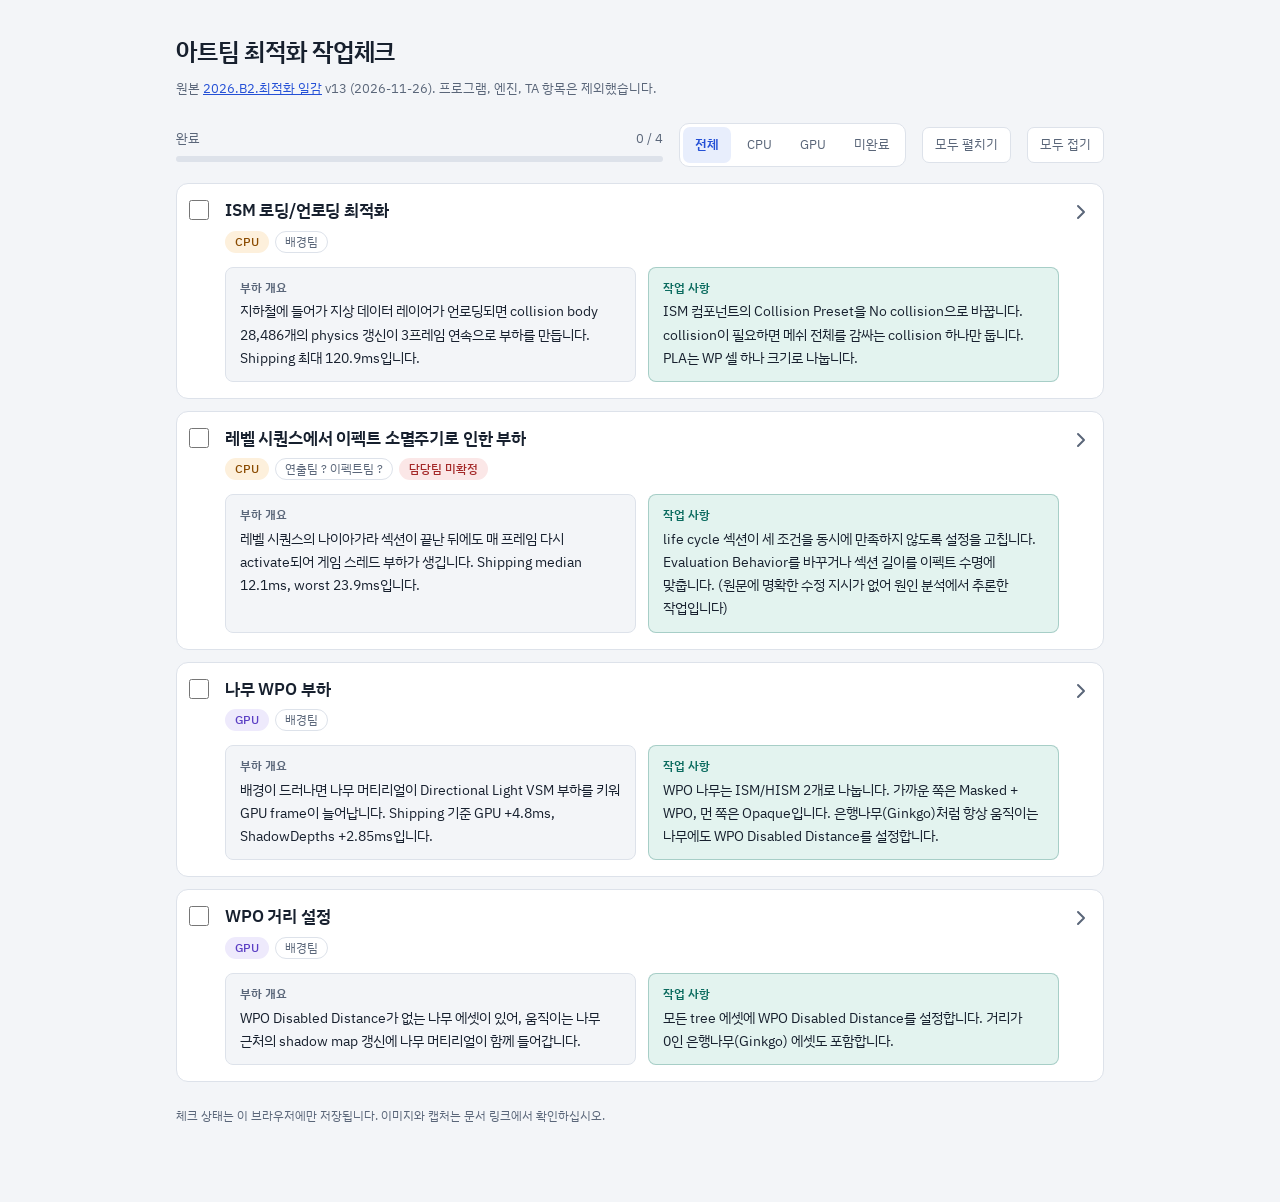
<file: art-team-check/index.html>
<!DOCTYPE html>
<html lang="ko">
<head>
<meta charset="utf-8">
<meta name="viewport" content="width=device-width, initial-scale=1">
<title>아트팀 최적화 작업체크</title>
<link rel="preconnect" href="https://fonts.googleapis.com">
<link rel="preconnect" href="https://fonts.gstatic.com" crossorigin>
<link href="https://fonts.googleapis.com/css2?family=IBM+Plex+Sans+KR:wght@400;500;600&family=IBM+Plex+Mono:wght@400;500&display=swap" rel="stylesheet">
<style>
/* 레이아웃: 요약 막대와 필터를 위에 두고, 항목 카드를 한 열로 쌓는다. 카드는 개요와 작업 사항을 두 칸으로 나란히 보여 준다. */
:root{
  --bg:#f3f5f8;--surface:#ffffff;--detail:#f1f3f7;--todo:#0b6b5f;--todo-soft:#e3f3ef;--ink:#17202e;--muted:#5a6679;--line:#dde2ea;--accent:#2450d6;--accent-soft:#e8eefc;
  --cpu:#8a4b00;--cpu-soft:#fdf0dc;--gpu:#5b3fc4;--gpu-soft:#eeeafc;--ok:#17703a;--warn:#a42828;--warn-soft:#fbe7e7;
  --font:"IBM Plex Sans KR","Apple SD Gothic Neo","Malgun Gothic",system-ui,sans-serif;--mono:"IBM Plex Mono",ui-monospace,Menlo,Consolas,monospace;
  color-scheme:light}
@media(prefers-color-scheme:dark){:root:not([data-theme="light"]){
  --bg:#0f141c;--surface:#171e29;--detail:#0e141d;--todo:#6fdcc4;--todo-soft:#123029;--ink:#e6eaf2;--muted:#9aa6ba;--line:#2a3445;--accent:#8fb0ff;--accent-soft:#1c2a4a;
  --cpu:#f2b765;--cpu-soft:#3a2a10;--gpu:#b9a8ff;--gpu-soft:#2a2350;--ok:#5fd68a;--warn:#ff9c9c;--warn-soft:#3c1b1b;color-scheme:dark}}
:root[data-theme="dark"]{
  --bg:#0f141c;--surface:#171e29;--detail:#0e141d;--todo:#6fdcc4;--todo-soft:#123029;--ink:#e6eaf2;--muted:#9aa6ba;--line:#2a3445;--accent:#8fb0ff;--accent-soft:#1c2a4a;
  --cpu:#f2b765;--cpu-soft:#3a2a10;--gpu:#b9a8ff;--gpu-soft:#2a2350;--ok:#5fd68a;--warn:#ff9c9c;--warn-soft:#3c1b1b;color-scheme:dark}
*{box-sizing:border-box}
body{margin:0;background:var(--bg);color:var(--ink);font:15px/1.65 var(--font);word-break:keep-all}
.wrap{max-width:960px;margin:0 auto;padding:32px 16px 64px}
h1{font-size:24px;font-weight:600;letter-spacing:-.01em;margin:0 0 6px;text-wrap:balance}
.meta{color:var(--muted);font-size:13px;margin:0 0 24px}
a{color:var(--accent)}
:focus-visible{outline:2px solid var(--accent);outline-offset:2px;border-radius:6px}
.toolbar{display:flex;flex-wrap:wrap;gap:12px 16px;align-items:center;margin-bottom:16px}
.prog{flex:1 1 220px;min-width:200px}
.prog-t{display:flex;justify-content:space-between;font-size:13px;color:var(--muted);margin-bottom:6px;font-variant-numeric:tabular-nums}
.track{height:6px;background:var(--line);border-radius:3px;overflow:hidden}
.fill{height:100%;width:0;background:var(--ok);transition:width 150ms ease-out}
.seg{display:flex;gap:4px;background:var(--surface);border:1px solid var(--line);border-radius:10px;padding:3px}
.seg button,.act{font:inherit;font-size:13px;color:var(--muted);background:transparent;border:0;border-radius:7px;padding:6px 12px;min-height:36px;cursor:pointer;transition:background-color 150ms ease-out,color 150ms ease-out}
.seg button:hover,.act:hover{color:var(--ink)}
.seg button[aria-pressed="true"]{background:var(--accent-soft);color:var(--accent);font-weight:600}
.act{border:1px solid var(--line);background:var(--surface)}
.card{background:var(--surface);border:1px solid var(--line);border-radius:12px;margin-bottom:12px;overflow:hidden}
.card[hidden]{display:none}
.card-head{display:grid;grid-template-columns:44px 1fr 44px;align-items:start}
.check{display:flex;justify-content:center;padding-top:16px;min-height:44px}
.check input{width:20px;height:20px;margin:0;accent-color:var(--ok);cursor:pointer}
.main{padding:14px 0 16px 4px;cursor:pointer;user-select:text;-webkit-user-select:text;min-width:0}
.main *{user-select:text;-webkit-user-select:text}
.toggle{all:unset;box-sizing:border-box;display:flex;align-items:center;justify-content:center;width:44px;height:44px;margin-top:6px;cursor:pointer;border-radius:10px}
.toggle:focus-visible{outline:2px solid var(--accent);outline-offset:-2px}
.t-row{display:flex;gap:12px;justify-content:space-between;align-items:flex-start}
.title{font-size:17px;font-weight:600;letter-spacing:-.01em;line-height:1.45;text-wrap:balance}
.card.done .title{color:var(--muted);text-decoration:line-through}
.chev{flex:none;width:20px;height:20px;color:var(--muted);transition:transform 150ms ease-out}
.card.open .chev{transform:rotate(90deg)}
.chips{display:flex;flex-wrap:wrap;gap:6px;margin-top:8px}
.chip{display:inline-block;font-size:12px;line-height:1.5;padding:1px 9px;border-radius:999px;border:1px solid var(--line);color:var(--muted)}
.chip.cpu{background:var(--cpu-soft);color:var(--cpu);border-color:transparent;font-weight:500}
.chip.gpu{background:var(--gpu-soft);color:var(--gpu);border-color:transparent;font-weight:500}
.chip.warn{background:var(--warn-soft);color:var(--warn);border-color:transparent;font-weight:500}
.cols{display:grid;grid-template-columns:1fr 1fr;gap:12px;margin-top:14px}
@media(max-width:640px){.cols{grid-template-columns:1fr}}
.col{border-radius:8px;padding:10px 14px 12px;font-size:14px;line-height:1.65}
.lb{display:block;font-size:12px;font-weight:600;color:var(--muted);margin-bottom:2px}
.col.ov{background:var(--bg);border:1px solid var(--line)}
.col.td{background:var(--todo-soft);border:1px solid color-mix(in srgb,var(--todo) 28%,transparent)}
.col.td .lb{color:var(--todo)}
.detail{user-select:text;-webkit-user-select:text;display:none;background:var(--detail);border-top:1px solid var(--line);padding:4px 18px 20px 48px}
.card.open .detail{display:block}
@media(max-width:640px){.detail{padding-left:18px}}
.detail h3{font-size:13px;font-weight:600;color:var(--muted);margin:20px 0 6px}
.detail p{margin:12px 0 0}
.detail ul{margin:0;padding-left:20px}
.detail li{margin:4px 0}
.callout{margin-top:16px;padding:12px 16px 14px;border-radius:10px;background:var(--todo-soft);border:1px solid color-mix(in srgb,var(--todo) 30%,transparent)}
.callout h3{margin:0 0 6px;color:var(--todo);font-size:14px}
.links{display:flex;flex-wrap:wrap;gap:8px}
.links a{font-size:13px;text-decoration:none;color:var(--ink);background:var(--surface);border:1px solid var(--line);border-radius:8px;padding:8px 12px;min-height:36px;transition:border-color 150ms ease-out}
.links a:hover{border-color:var(--accent)}
.tw{overflow-x:auto}
table{border-collapse:collapse;font-size:13px;width:100%;font-variant-numeric:tabular-nums}
th,td{border:1px solid var(--line);padding:6px 10px;text-align:left;white-space:nowrap}
td{background:var(--surface)}
th{background:color-mix(in srgb,var(--muted) 16%,var(--surface));font-weight:600}
code{font-family:var(--mono);font-size:12.5px;background:var(--surface);border:1px solid var(--line);padding:0 5px;border-radius:4px;word-break:break-all}
.foot{color:var(--muted);font-size:12px;margin-top:24px}
@media(prefers-reduced-motion:reduce){*{transition:none!important}}
</style>
</head>
<body>
<div class="wrap">
  <h1>아트팀 최적화 작업체크</h1>
  <p class="meta">원본 <a href="https://offbeatplay.atlassian.net/wiki/spaces/OFFBEAT/pages/714768421/2026.B2." target="_blank" rel="noopener">2026.B2.최적화 일감</a> v13 (2026-11-26). 프로그램, 엔진, TA 항목은 제외했습니다.</p>
  <div class="toolbar">
    <div class="prog"><div class="prog-t"><span>완료</span><span id="pcount"></span></div><div class="track"><div class="fill" id="pfill"></div></div></div>
    <div class="seg" role="group" aria-label="필터">
      <button type="button" data-f="all" aria-pressed="true">전체</button>
      <button type="button" data-f="CPU" aria-pressed="false">CPU</button>
      <button type="button" data-f="GPU" aria-pressed="false">GPU</button>
      <button type="button" data-f="todo" aria-pressed="false">미완료</button>
    </div>
    <button type="button" class="act" id="expand">모두 펼치기</button>
    <button type="button" class="act" id="collapse">모두 접기</button>
  </div>
  <div id="list"></div>
  <p class="foot">체크 상태는 이 브라우저에만 저장됩니다. 이미지와 캡처는 문서 링크에서 확인하십시오.</p>
</div>
<script>
const BASE="https://offbeatplay.atlassian.net/wiki/spaces/OFFBEAT/pages/";
const ITEMS=[
{
 id:"ism", cat:"CPU", title:"ISM 로딩/언로딩 최적화", team:"배경팀", note:"",
 overview:"지하철에 들어가 지상 데이터 레이어가 언로딩되면 collision body 28,486개의 physics 갱신이 3프레임 연속으로 부하를 만듭니다. Shipping 최대 120.9ms입니다.",
 todo:"ISM 컴포넌트의 Collision Preset을 No collision으로 바꿉니다. collision이 필요하면 메쉬 전체를 감싸는 collision 하나만 둡니다. PLA는 WP 셀 하나 크기로 나눕니다.",
 summary:"ISM에 collision body가 많으면 WP 스트리밍이 ISM을 로딩하거나 언로딩할 때 physics acceleration structure를 갱신하느라 부하가 생깁니다.",
 links:[["2026.11 ISM으로 인한 Collision 업데이트",BASE+"706248883/2026.11+ISM+Collision"]],
 sections:[
  ["부하 개요",[
   "지상에서 지하철로 들어가면 지상 데이터 레이어가 언로딩되고 지하 데이터가 로딩됩니다. 이때 지상 PLA의 ISM 컴포넌트가 unregister되면서 부하가 3프레임 연속으로 생깁니다.",
   "서울 돔의 <code>BPP_GHDtDoosanAPTSet_A_0</code>, <code>BPP_BrownStoneSet_A_01</code>, <code>BPPLV_GHDtOksuParkSet_A_01</code> 같은 아파트 PLA가 프레임 드랍을 일으킵니다.",
   "금호역 지하의 <code>BPP_GHStScreenDoorSet_A_01</code>도 collision body가 1,380개라서 아파트보다 작지만 부하를 만듭니다."
  ]],
  ["원인",[
   "두산 아파트 PLA는 ISM 컴포넌트 48개 중 46개가 collision body를 갖고 있고, collision body는 모두 28,486개입니다.",
   "unregister할 때 Chaos Physics의 <code>ChaosPushData</code> 태스크와 <code>Destroy Pending Proxies</code> 태스크가 돌고, 세 번째 프레임에서 게임 스레드가 acceleration structure를 다시 만듭니다.",
   "지금은 모든 PLA의 아파트가 WP에서 한꺼번에 로딩되고 언로딩됩니다."
  ]],
  ["작업 사항",[
   "ISM 컴포넌트 디테일에서 <code>Collision → Collision Preset</code>을 No collision으로 바꿉니다.",
   "collision이 필요하면 메쉬 전체를 감싸는 collision body를 하나만 추가합니다.",
   "PLA에는 WP 스트리밍 셀 하나에 들어갈 만큼의 instance만 넣습니다. 아파트 건물 하나를 액터 하나로 나눠 배치하는 방법도 검토합니다.",
   "PCG로 만든 ISM이 collision body를 너무 많이 갖거나 여러 WP cell에 걸치지 않게 주의합니다."
  ]]
 ],
 table:{cap:"Shipping 부하 측정",head:["종류","프레임 수","미디언(ms)","99 퍼센틸(ms)","Max(ms)"],rows:[["ISM Collision 추가시","435","0.36","7.7","33.8"],["ISM Collision 제거","48,241","0.19","0.54","120.9"],["ISM Collision 제거(5ms 이상)","25","11.3","120.9","120.9"]]}
},
{
 id:"fxcycle", cat:"CPU", title:"레벨 시퀀스에서 이펙트 소멸주기로 인한 부하", team:"연출팀 ? 이펙트팀 ?", warn:"담당팀 미확정",
 note:"",
 overview:"레벨 시퀀스의 나이아가라 섹션이 끝난 뒤에도 매 프레임 다시 activate되어 게임 스레드 부하가 생깁니다. Shipping median 12.1ms, worst 23.9ms입니다.",
 todo:"life cycle 섹션이 세 조건을 동시에 만족하지 않도록 설정을 고칩니다. Evaluation Behavior를 바꾸거나 섹션 길이를 이펙트 수명에 맞춥니다. (원문에 명확한 수정 지시가 없어 원인 분석에서 추론한 작업입니다)",
 summary:"블러드 웨이브 구간에서 나이아가라 이펙트가 잘 보이지 않게 된 뒤에도 레벨 시퀀스의 activation이 매 프레임 반복되어 게임 스레드 시간이 늘어납니다.",
 links:[["2026.11 나이아가라 부하 (1. 레벨 시퀀스의 activation 반복)",BASE+"700383245/2026.11#1.-%EB%A0%88%EB%B2%A8-%EC%8B%9C%ED%80%80%EC%8A%A4%EC%9D%98-activation-%EB%B0%98%EB%B3%B5"]],
 sections:[
  ["부하 개요",[
   "나이아가라 이펙트가 잘 보이지 않게 되는 시점부터 게임 스레드 부하가 올라갑니다.",
   "<code>NS_FX_CUT_BloodWave_01</code>~<code>04</code>에서 확인했고, GPU 에미터만 쓰는 <code>NS_FX_CUT_Spark_01</code>이 나오는 프레임에서도 같은 부하가 생깁니다. 원문에는 CPU 에미터가 원인이라는 처음 추정이 취소선으로 지워져 있습니다."
  ]],
  ["원인 (life cycle 섹션이 아래 세 조건을 모두 만족할 때)",[
   "섹션이 Desired age로 설정되어 있습니다. 섹션 age와 나이아가라 시스템 age가 같아집니다.",
   "Evaluation Behavior가 Activate if Inactivate입니다.",
   "나이아가라 시스템 수명이 life cycle 섹션보다 짧습니다."
  ]],
  ["매 프레임 일어나는 일",[
   "섹션이 끝나 inactive 상태가 됩니다.",
   "Activate if Inactivate 때문에 나이아가라 시스템이 age 0으로 리셋되고 다시 activate됩니다.",
   "Desired age 때문에 섹션 age와 나이아가라 age가 같아질 때까지 시뮬레이션 tick이 반복됩니다."
  ]],
  ["작업 사항",[
   "(원문에 명확한 수정 지시가 없어 원인 분석에서 추론한 작업입니다)",
   "<code>NS_FX_CUT_BloodWave_01</code>~<code>04</code>와 <code>NS_FX_CUT_Spark_01</code>이 쓰이는 레벨 시퀀스에서 나이아가라 트랙의 life cycle 섹션이 세 조건을 모두 만족하는지 확인합니다.",
   "Evaluation Behavior를 Activate if Inactivate가 아닌 값으로 바꿔, 섹션이 끝난 뒤 시스템이 age 0으로 다시 activate되지 않게 합니다.",
   "life cycle 섹션 길이를 나이아가라 시스템 수명에 맞춰 줄입니다. 시스템의 첫 재생이 끝난 뒤 섹션이 남아 있지 않으면 재activate가 반복되지 않습니다.",
   "이펙트가 끝난 뒤에도 섹션이 남아야 하는 연출이면 Desired age 설정을 풀어 시뮬레이션 tick 반복을 막습니다.",
   "수정한 뒤 Insight로 같은 구간을 다시 측정해 Shipping 기준값(median 12.1ms, worst 23.9ms)과 비교합니다."
  ]],
  ["참고: 같은 문서의 나이아가라 리본 부하 (엔진팀 배정)",[
   "철인호가 죽는 장면에서 정희원이 칼을 휘두를 때 긴 hitching이 생기며, 원인은 리본 <code>NS_FX_Cut_Wind_02</code>의 레이트레이싱 shared vertex 버퍼 생성입니다.",
   "<code>NS_FX_Cut_Wind_02</code>에는 레이트레이싱이 필요해 보이지 않습니다. 레이트레이싱이 필요 없는 나이아가라 액터는 <code>Visible In Raytracing</code> 옵션을 해제해야 합니다.",
   "전독시에 레이트레이싱이 필요한 리본이 없다면 <code>r.RayTracing.Geometry.NiagaraRibbons</code>를 0으로 설정하는 방법도 검토합니다."
  ]]
 ],
 table:{cap:"Shipping 부하 측정",head:["Type","Frames","median(ms)","worst(ms)"],rows:[["나이아가라 re-activate","240","12.1","23.9"]]}
},
{
 id:"treewpo", cat:"GPU", title:"나무 WPO 부하", team:"배경팀", note:"",
 overview:"배경이 드러나면 나무 머티리얼이 Directional Light VSM 부하를 키워 GPU frame이 늘어납니다. Shipping 기준 GPU +4.8ms, ShadowDepths +2.85ms입니다.",
 todo:"WPO 나무는 ISM/HISM 2개로 나눕니다. 가까운 쪽은 Masked + WPO, 먼 쪽은 Opaque입니다. 은행나무(Ginkgo)처럼 항상 움직이는 나무에도 WPO Disabled Distance를 설정합니다.",
 summary:"지상에서 배경이 드러나면 나무 머티리얼이 Directional Light VSM 부하를 일으켜 GPU frame이 늘어납니다. 시작 지점에서는 FPS가 60 이하이고, 배경이 많이 가려져야 60 이상이 됩니다.",
 links:[["2026.11 지상 나무 부하",BASE+"713293827/2026.11"],["WPO사용 나무 메쉬 셋팅법",BASE+"386793521/WPO"]],
 sections:[
  ["측정 조건",[
   "RTX 4060, 그래픽 세팅 높음, TSR 최고 품질(스크린 퍼센티지 77%), 해상도 2560 x 1440 기준입니다."
  ]],
  ["부하 개요",[
   "Nsight 캡처(Development)를 비교하면 배경이 드러났을 때 GPU frame이 24.63ms에서 31.35ms로 늘어납니다. 가장 많이 늘어난 항목은 ShadowDepths(+3.55)와 Nanite VisBuffer(+2.74)입니다.",
   "머티리얼로는 <code>MI_TreeTest_A_01_Zelkova01</code>과 <code>MI_TreeTest_A_01_GinkgoYellow</code>가 VisBuffer main pass와 shadow map 양쪽에서 부하가 큽니다.",
   "캡처한 씬의 나무는 대부분 <code>BPP_GHDtTreeZelkova_A_01</code>과 <code>BPP_GHDtTreeGinkgo_A_0</code> PLA 에셋에서 나옵니다."
  ]],
  ["원인",[
   "Directional Light VSM에는 <code>WPO disabled distance</code>가 직접 적용되지 않습니다. 이 값으로 계산한 clip map 레벨에 따라 dynamic cache layer와 static cache layer 중 어디에 속할지 정해집니다.",
   "clip map 레벨은 <code>floor(log2 D) + LodBias + R</code>입니다. D는 WPO disabled distance, LodBias는 <code>r.Shadow.Virtual.Clipmap.WPODisableDistance.LodBias</code>(기본 3), R은 <code>r.Shadow.Virtual.ResolutionLodBiasDirectional</code>입니다.",
   "젤코바 나무는 WPO disabled distance가 2000이라 레벨 13이 되고, 레벨 13 이하 셀에서는 dynamic cache layer에 속합니다. 항상 움직이는 은행나무(Ginkgo)와 붙어 있어 dynamic page invalidation이 일어나고, 젤코바 머티리얼이 DL shadow map 갱신에 함께 들어갑니다."
  ]],
  ["작업 사항",[
   "WPO를 쓰는 나무 메쉬는 문서의 셋팅법대로 ISM/HISM 2개로 구성합니다. a는 Masked + WPO로 가까운 거리에서 렌더링하고, b는 Opaque + WPO 미사용으로 먼 거리에서 렌더링합니다. 둘을 나누는 데는 InstanceMinDrawDistance와 InstanceEndCullDistance를 씁니다. 가이드의 전제는 Opaque 메쉬 100만 폴리곤, Masked 메쉬 3000 폴리곤입니다.",
   "은행나무(Ginkgo)처럼 움직이는 나무에도 WPO Disabled Distance를 설정하고, 주변의 움직이는 오브젝트를 없애거나 줄이면 LodBias를 건드리지 않아도 됩니다."
  ]],
  ["참고: 실험 결과 (Development, 같은 카메라 뷰)",[
   "<code>LodBias</code>를 3에서 0으로 낮추자 Zelkova shadow maps는 1.63ms에서 0.33ms로, ShadowDepths 합계는 5.10ms에서 3.91ms로, GPU frame은 33.37ms에서 31.27ms로 줄었습니다."
  ]]
 ],
 table:{cap:"Shipping 측정: 배경 가려짐과 드러남 비교",head:["항목","가려짐","드러남","Δ"],rows:[["Frame (FPS)","15.1ms (66.2)","20.1ms (49.8)","+5.0"],["GPU","13.8","18.6","+4.8"],["ShadowDepths","1.07","3.92","+2.85"],["NaniteVisBuffer","0.53","2.08","+1.55"],["VSM non-Nanite draws / tris","22 / 137K","35 / 1,022K","ISM/HISM 6 / 17K → 16 / 921K"]]}
},
{
 id:"wpodist", cat:"GPU", title:"WPO 거리 설정", team:"배경팀", note:"",
 overview:"WPO Disabled Distance가 없는 나무 에셋이 있어, 움직이는 나무 근처의 shadow map 갱신에 나무 머티리얼이 함께 들어갑니다.",
 todo:"모든 tree 에셋에 WPO Disabled Distance를 설정합니다. 거리가 0인 은행나무(Ginkgo) 에셋도 포함합니다.",
 summary:"WPO Disabled Distance가 비어 있는 나무 에셋이 있어서 모든 나무에 설정이 필요합니다.",
 links:[["2026.11 지상 나무 부하 (WPO Disabled Distance 관련 세팅)",BASE+"713293827/2026.11"],["배경 최적화 방안",BASE+"368574768"]],
 sections:[
  ["현황",[
   "<code>BPP_GHDtTreeZelkova_A_01</code>은 WPO disabled distance가 2000입니다.",
   "<code>BPP_GHDtTreeGinkgo_A_0</code>는 0이라 WPO가 항상 적용됩니다.",
   "그 밖의 일부 tree 에셋도 WPO Disabled Distance가 비어 있습니다."
  ]],
  ["작업 사항",[
   "모든 tree 에셋에 WPO Disabled Distance를 설정합니다.",
   "움직이는 은행나무(Ginkgo)도 똑같이 설정합니다.",
   "LodBias와 ResolutionLodBiasDirectional이 기본값이면 Directional Light shadow map에는 WPO Disabled Distance가 최대 8배까지 늘어나 반영될 수 있습니다. 모든 나무에 거리를 설정하고 주변의 움직이는 오브젝트를 줄이면 LodBias는 조정하지 않아도 됩니다."
  ]],
  ["배경 최적화 방안 문서의 관련 규칙",[
   "Nanite 메쉬 머티리얼에서는 WPO를 쓰지 않습니다. WPO가 필요하면 Component에서 <code>WorldPositionOffsetDisableDistance</code>를 설정합니다.",
   "Decal, VFX 같은 요소는 Component에서 Max Draw Distance를 설정합니다.",
   "Nanite 메쉬는 Opaque만 쓰고, Pixel Depth Offset, Custom UV, Tessellation은 쓰지 않습니다."
  ]]
 ]
}
];

const KEY="artcheck-b2-v1";
let state={};
try{state=JSON.parse(localStorage.getItem(KEY)||"{}")}catch(e){}
function save(){try{localStorage.setItem(KEY,JSON.stringify(state))}catch(e){}}
const list=document.getElementById("list");
const CH='<svg class="chev" viewBox="0 0 20 20" fill="none" stroke="currentColor" stroke-width="2" stroke-linecap="round" stroke-linejoin="round" aria-hidden="true"><path d="M7 4l6 6-6 6"/></svg>';
const cards={};
let filter="all";
ITEMS.forEach(it=>{
  const el=document.createElement("article");
  el.className="card";el.id=it.id;cards[it.id]=el;
  const w=it.sections.find(s=>s[0]==="작업 사항");
  let d=`<p>${it.summary}</p>`;
  if(w)d+=`<div class="callout"><h3>작업 사항</h3><ul>${w[1].map(x=>`<li>${x}</li>`).join("")}</ul></div>`;
  d+=`<h3>문서 링크</h3><div class="links">${it.links.map(l=>`<a href="${l[1]}" target="_blank" rel="noopener">${l[0]} ↗</a>`).join("")}</div>`;
  it.sections.forEach(s=>{if(s[0]==="작업 사항")return;d+=`<h3>${s[0]}</h3><ul>${s[1].map(x=>`<li>${x}</li>`).join("")}</ul>`});
  if(it.table)d+=`<h3>${it.table.cap}</h3><div class="tw"><table><tr>${it.table.head.map(h=>`<th>${h}</th>`).join("")}</tr>${it.table.rows.map(r=>`<tr>${r.map(c=>`<td>${c}</td>`).join("")}</tr>`).join("")}</table></div>`;
  el.innerHTML=`<div class="card-head"><label class="check"><input type="checkbox" id="cb-${it.id}" aria-label="${it.title} 완료"></label><div class="main"><div class="t-row"><span class="title">${it.title}</span></div><span class="chips"><span class="chip ${it.cat.toLowerCase()}">${it.cat}</span><span class="chip">${it.team}</span>${it.warn?`<span class="chip warn">${it.warn}</span>`:""}</span><span class="cols"><span class="col ov"><span class="lb">부하 개요</span>${it.overview}</span><span class="col td"><span class="lb">작업 사항</span>${it.todo}</span></span></div><button type="button" class="toggle" aria-expanded="false" aria-controls="d-${it.id}" aria-label="${it.title} 상세 보기">${CH}</button></div><div class="detail" id="d-${it.id}">${d}</div>`;
  const cb=el.querySelector("input"),tg=el.querySelector(".toggle");
  cb.checked=!!state[it.id];el.classList.toggle("done",cb.checked);
  cb.addEventListener("change",()=>{state[it.id]=cb.checked;el.classList.toggle("done",cb.checked);save();upd()});
  const flip=()=>{const o=el.classList.toggle("open");tg.setAttribute("aria-expanded",o)};
  tg.addEventListener("click",flip);
  el.querySelector(".main").addEventListener("click",e=>{if(e.target.closest("a"))return;const s=window.getSelection();if(s&&s.toString().length)return;flip()});
  list.appendChild(el);
});
function setOpen(o){document.querySelectorAll(".card").forEach(c=>{c.classList.toggle("open",o);c.querySelector(".toggle").setAttribute("aria-expanded",o)})}
function upd(){
  const n=ITEMS.filter(i=>state[i.id]).length;
  document.getElementById("pcount").textContent=n+" / "+ITEMS.length;
  document.getElementById("pfill").style.width=(n/ITEMS.length*100)+"%";
  ITEMS.forEach(i=>{cards[i.id].hidden=!(filter==="all"||(filter==="todo"?!state[i.id]:i.cat===filter))});
}
document.querySelectorAll(".seg button").forEach(b=>b.addEventListener("click",()=>{filter=b.dataset.f;document.querySelectorAll(".seg button").forEach(x=>x.setAttribute("aria-pressed",x===b));upd()}));
document.getElementById("expand").onclick=()=>setOpen(true);
document.getElementById("collapse").onclick=()=>setOpen(false);
upd();
</script>
</body>
</html>
</file>
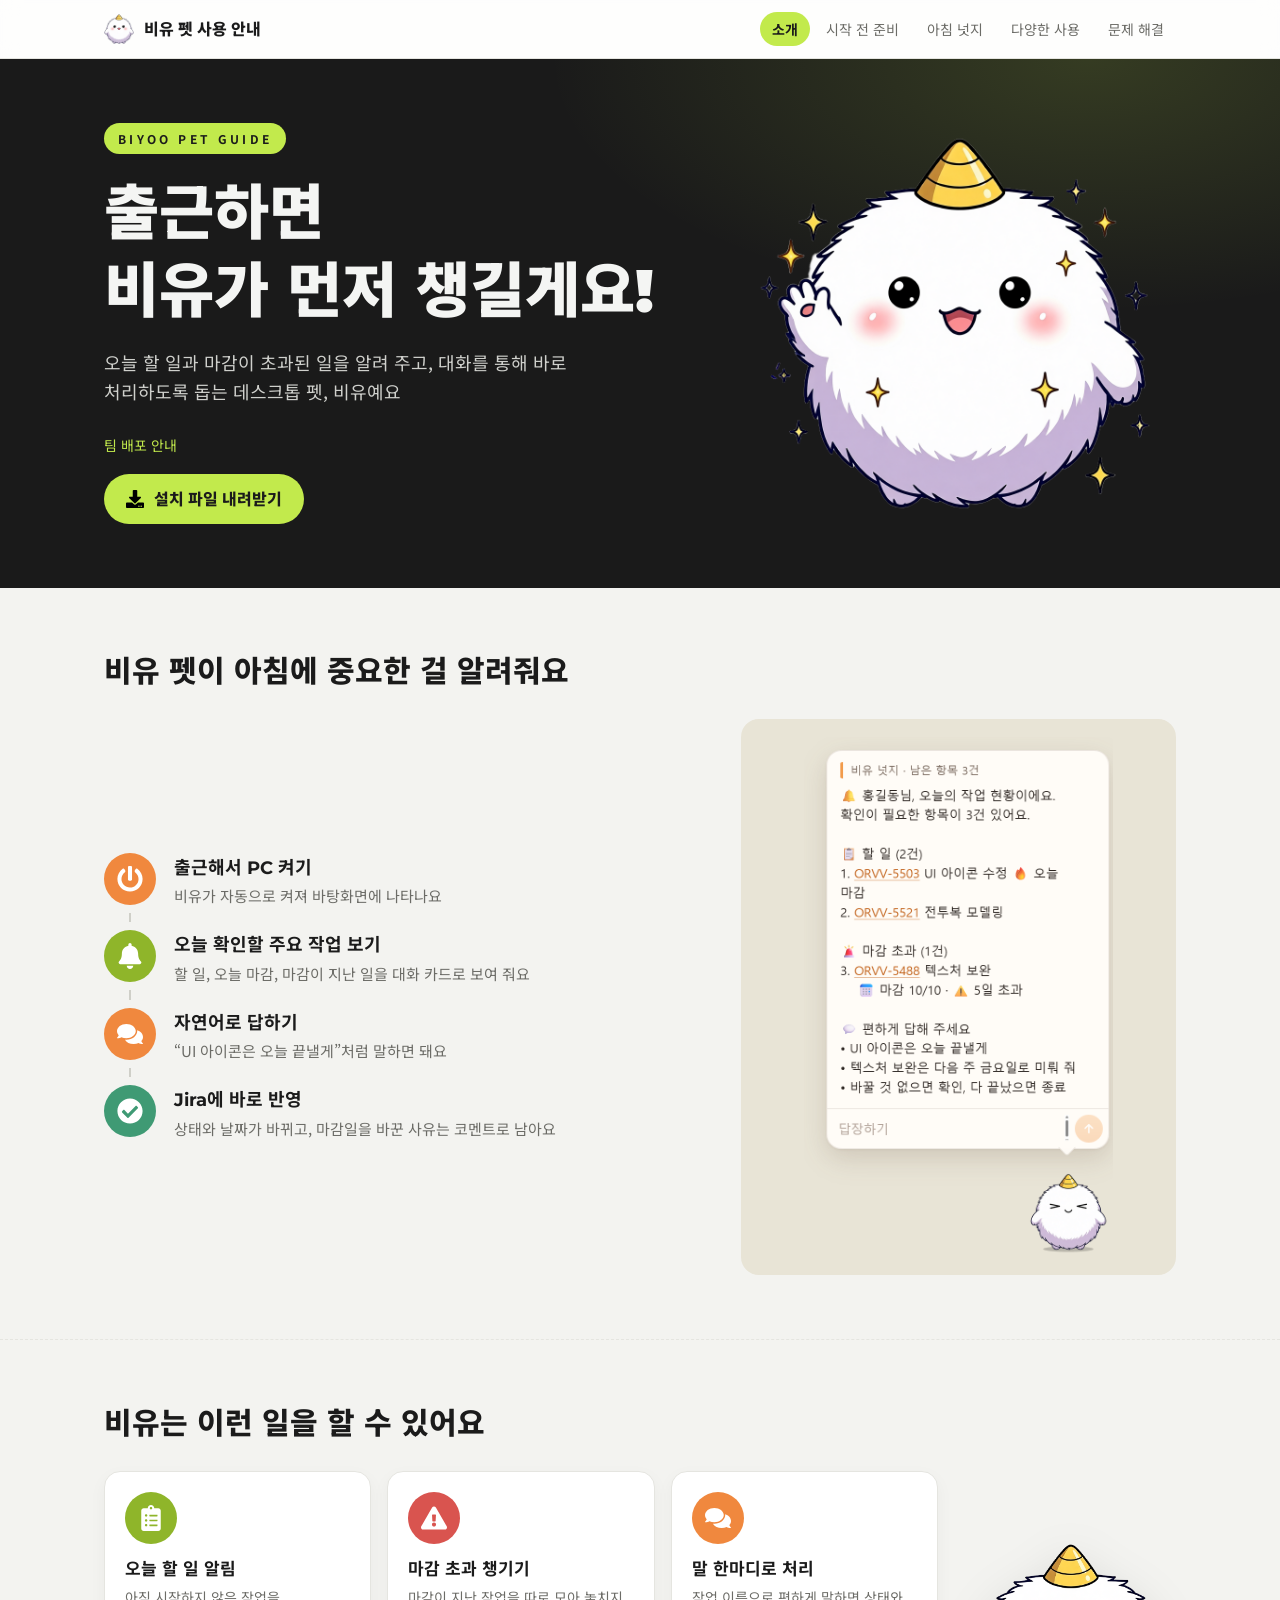
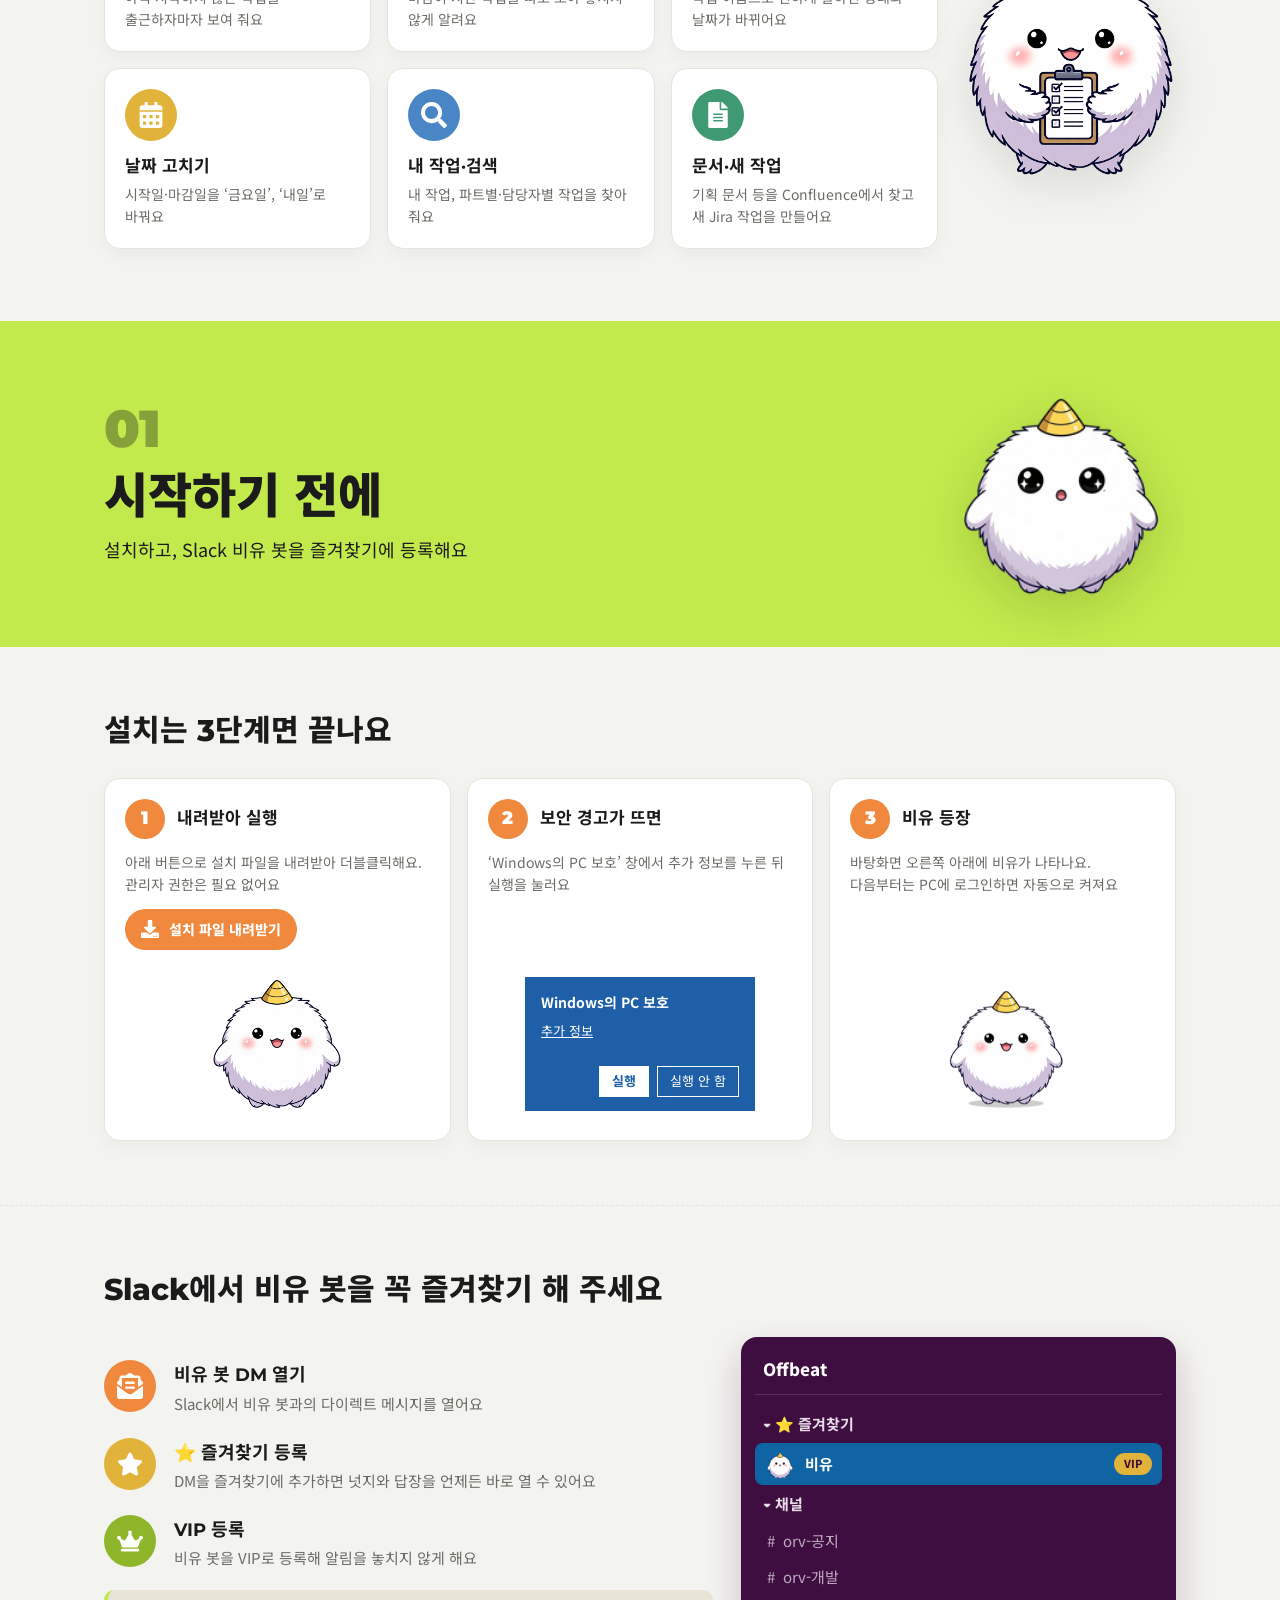
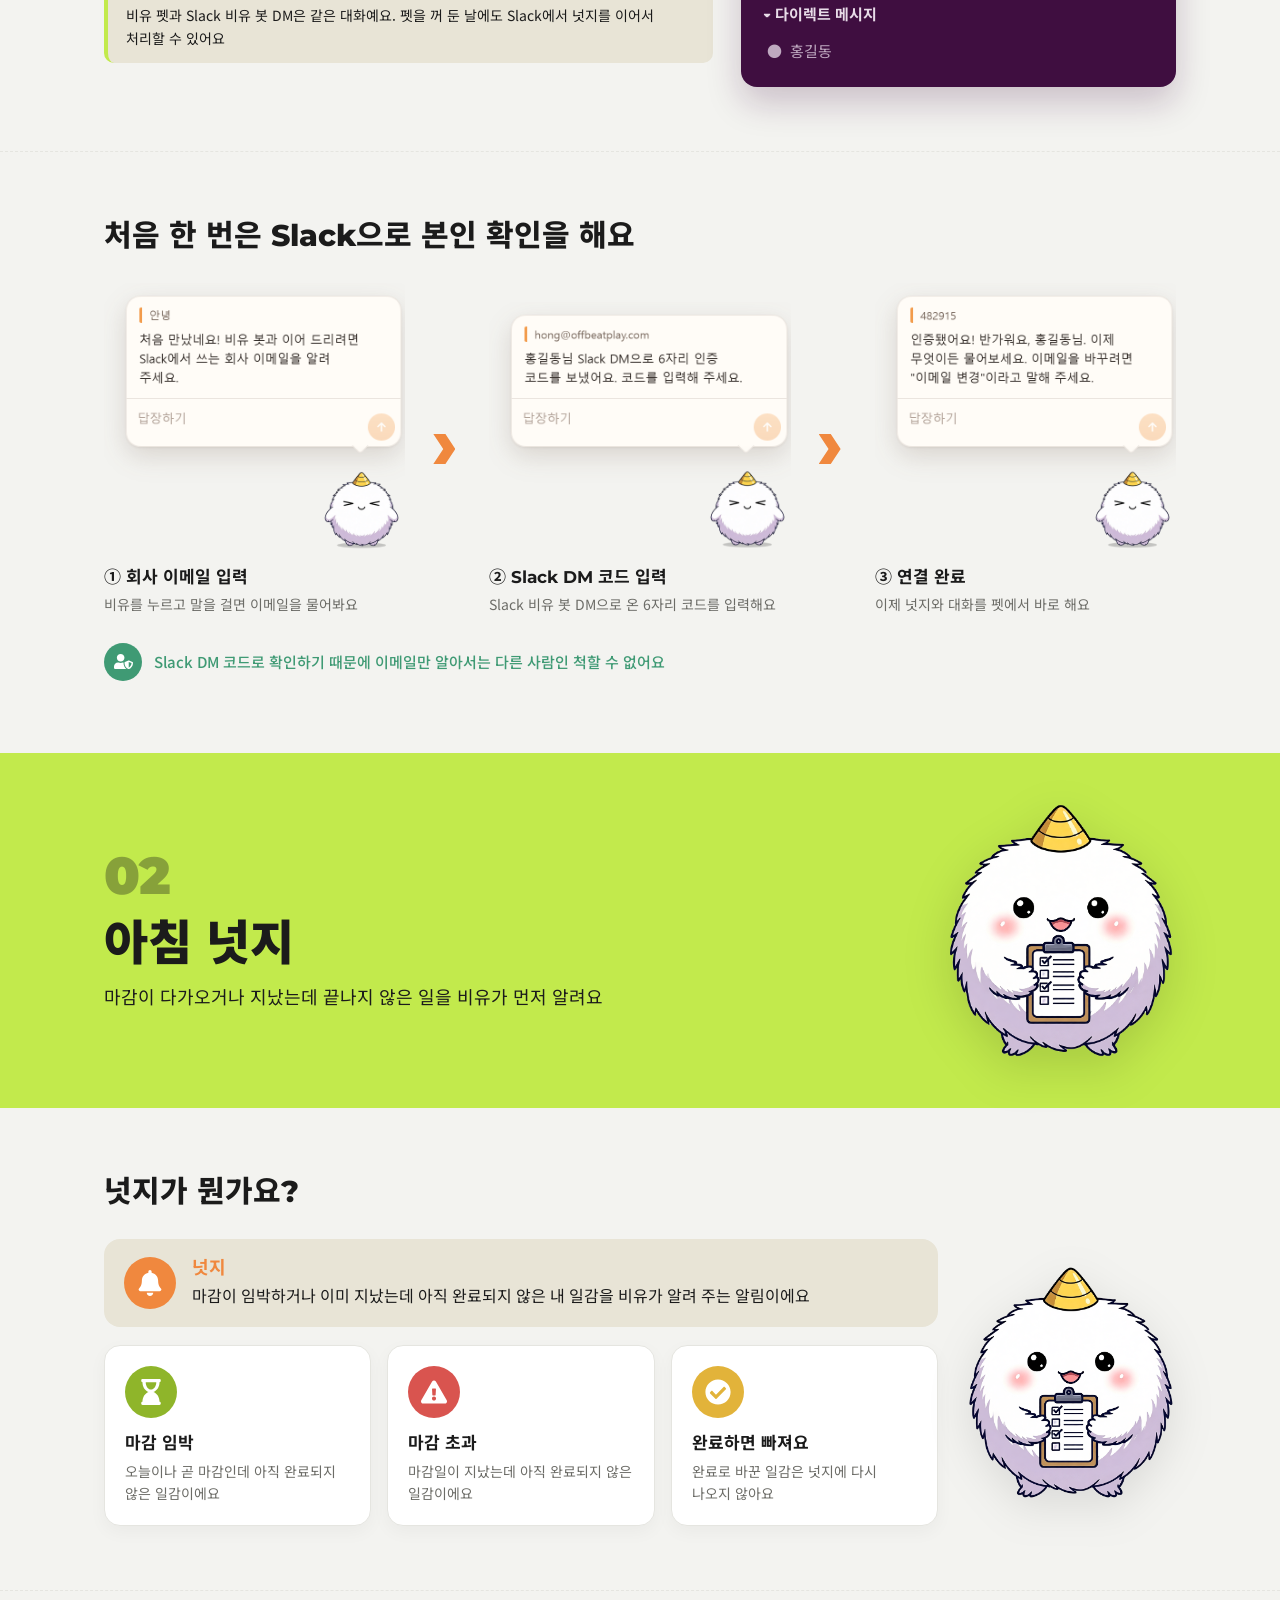
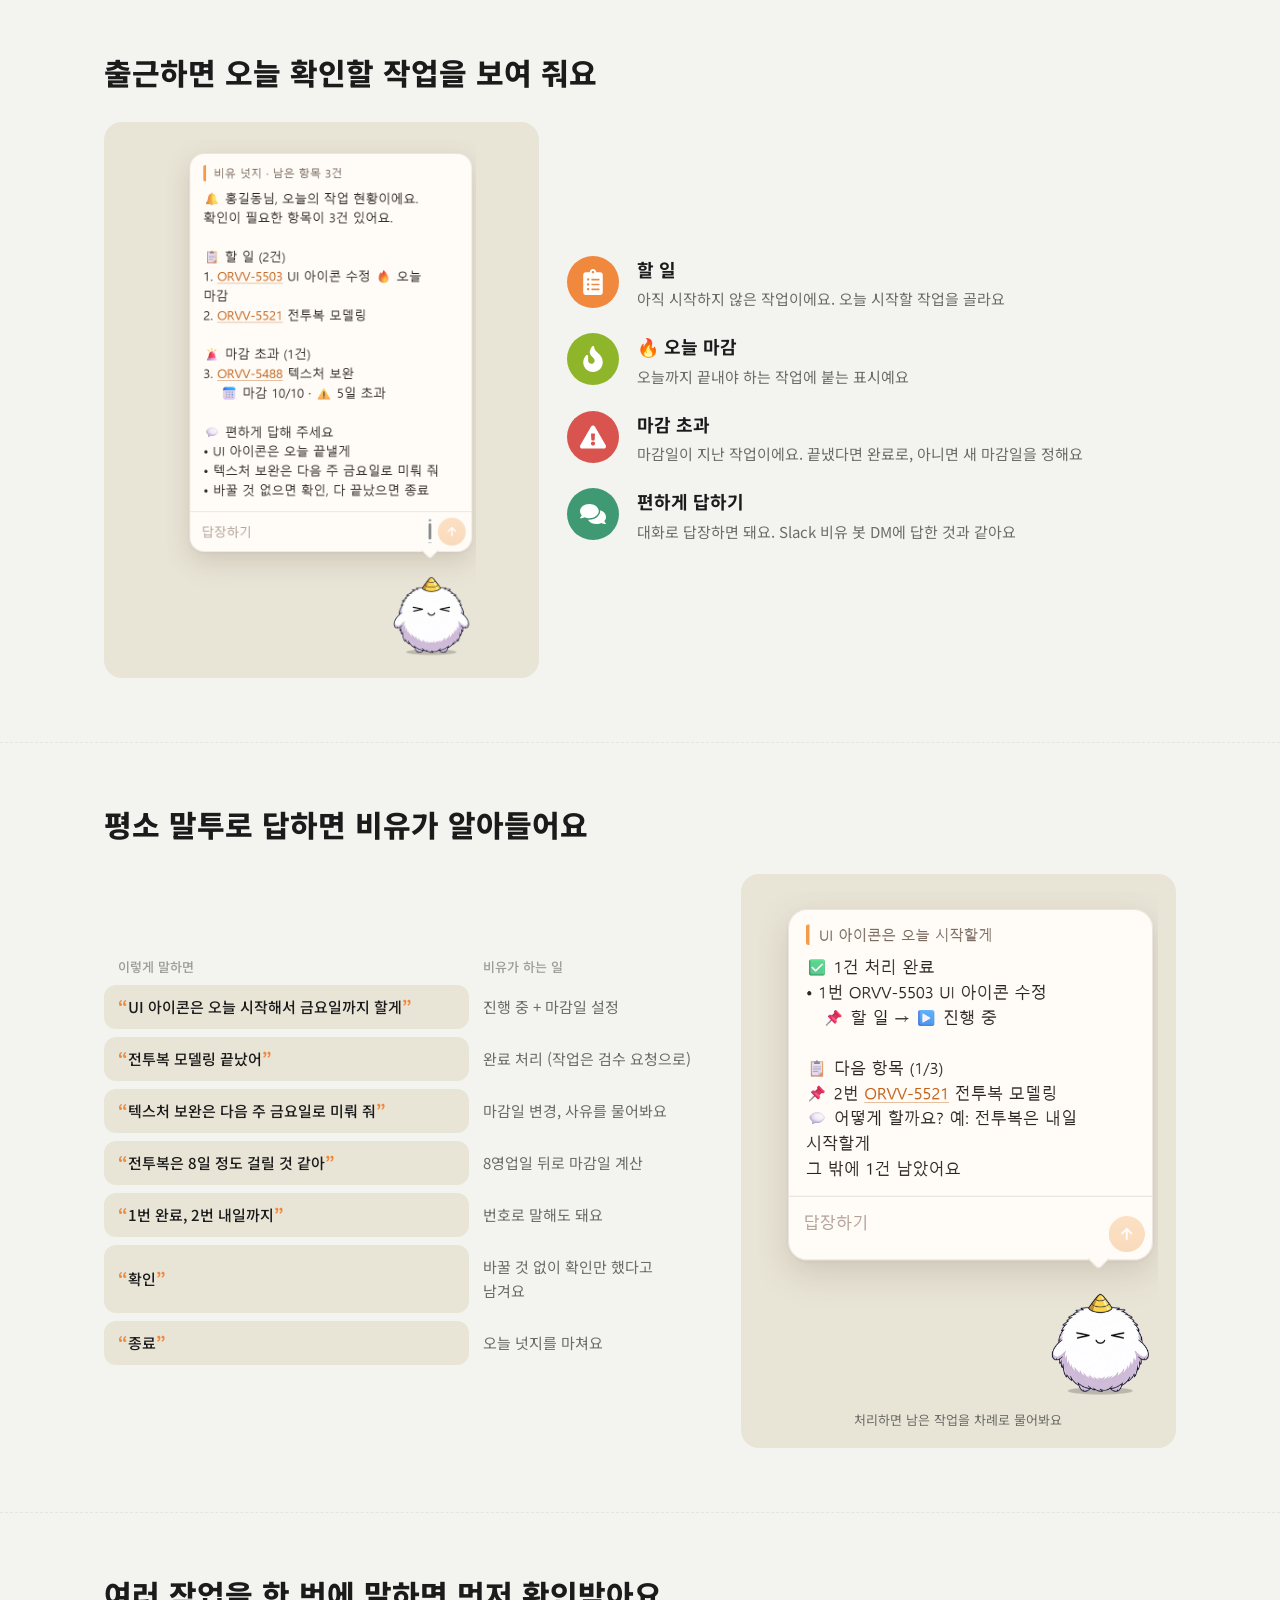
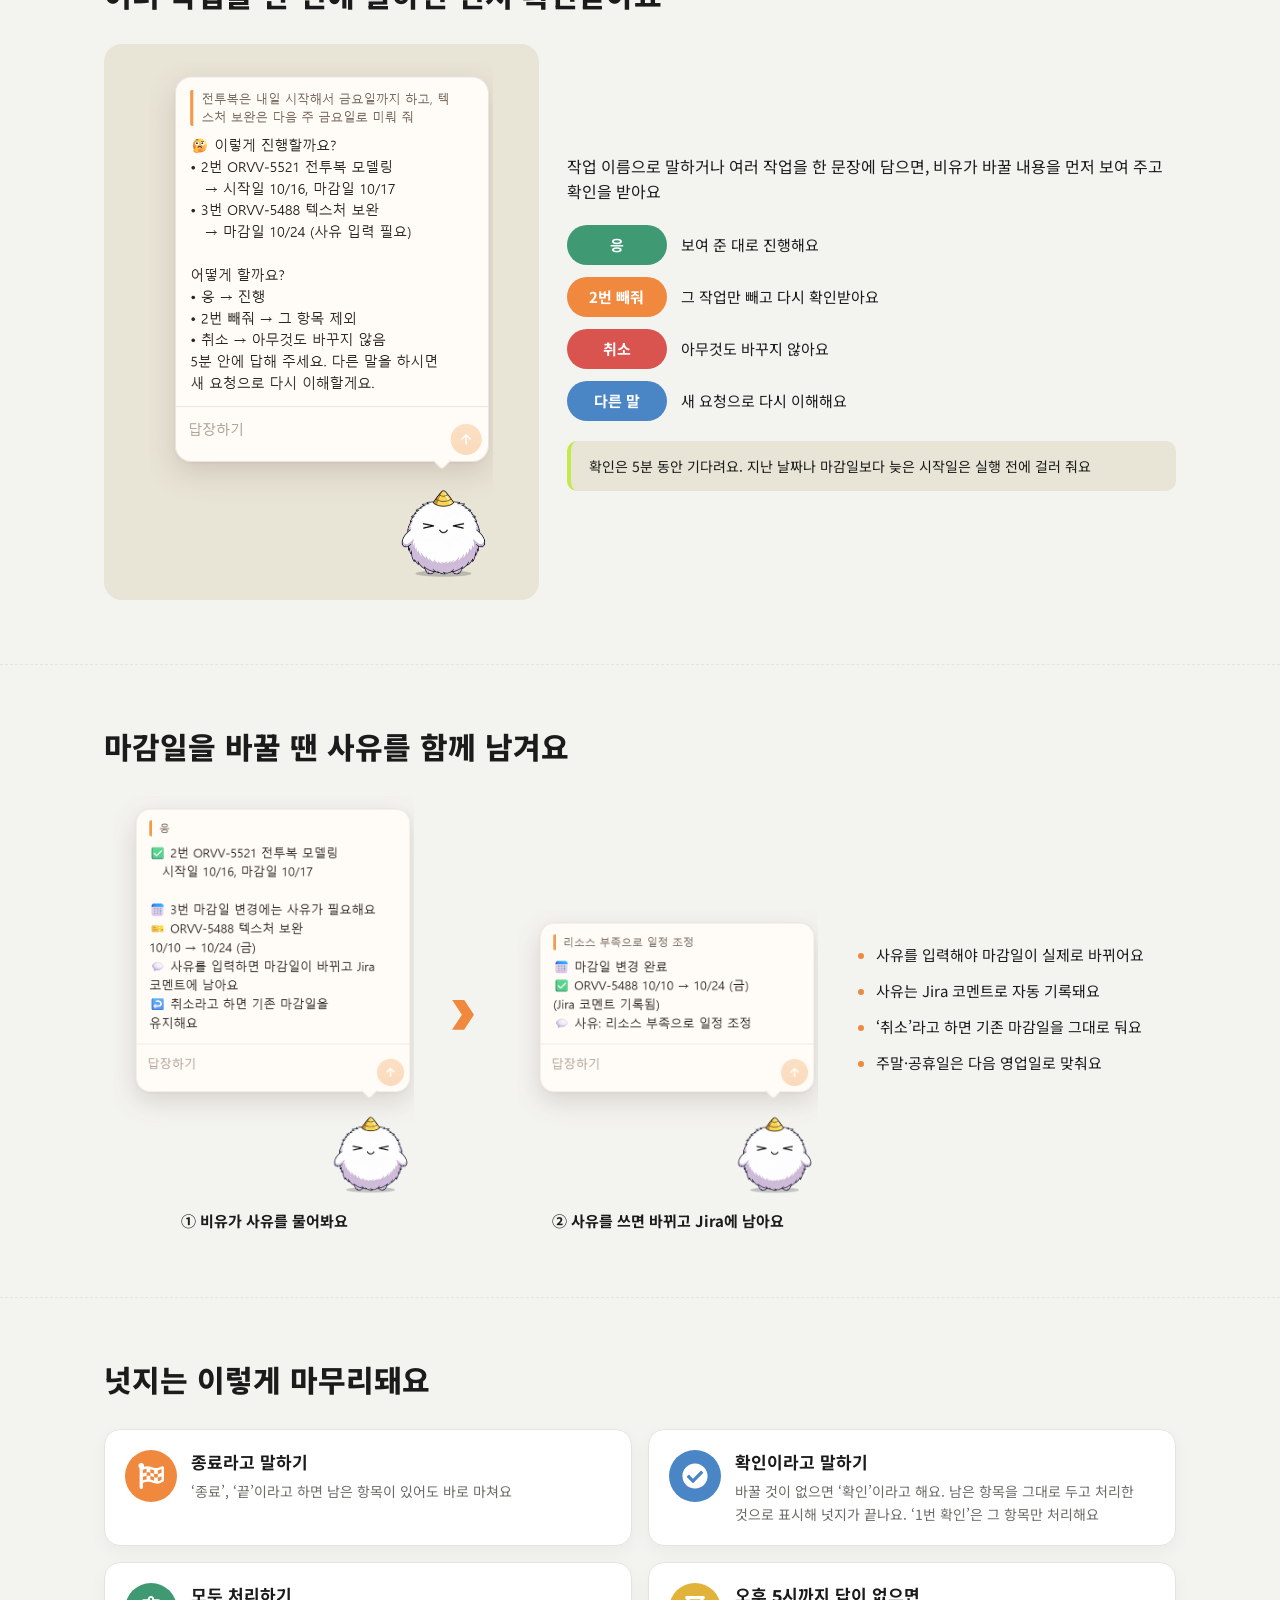
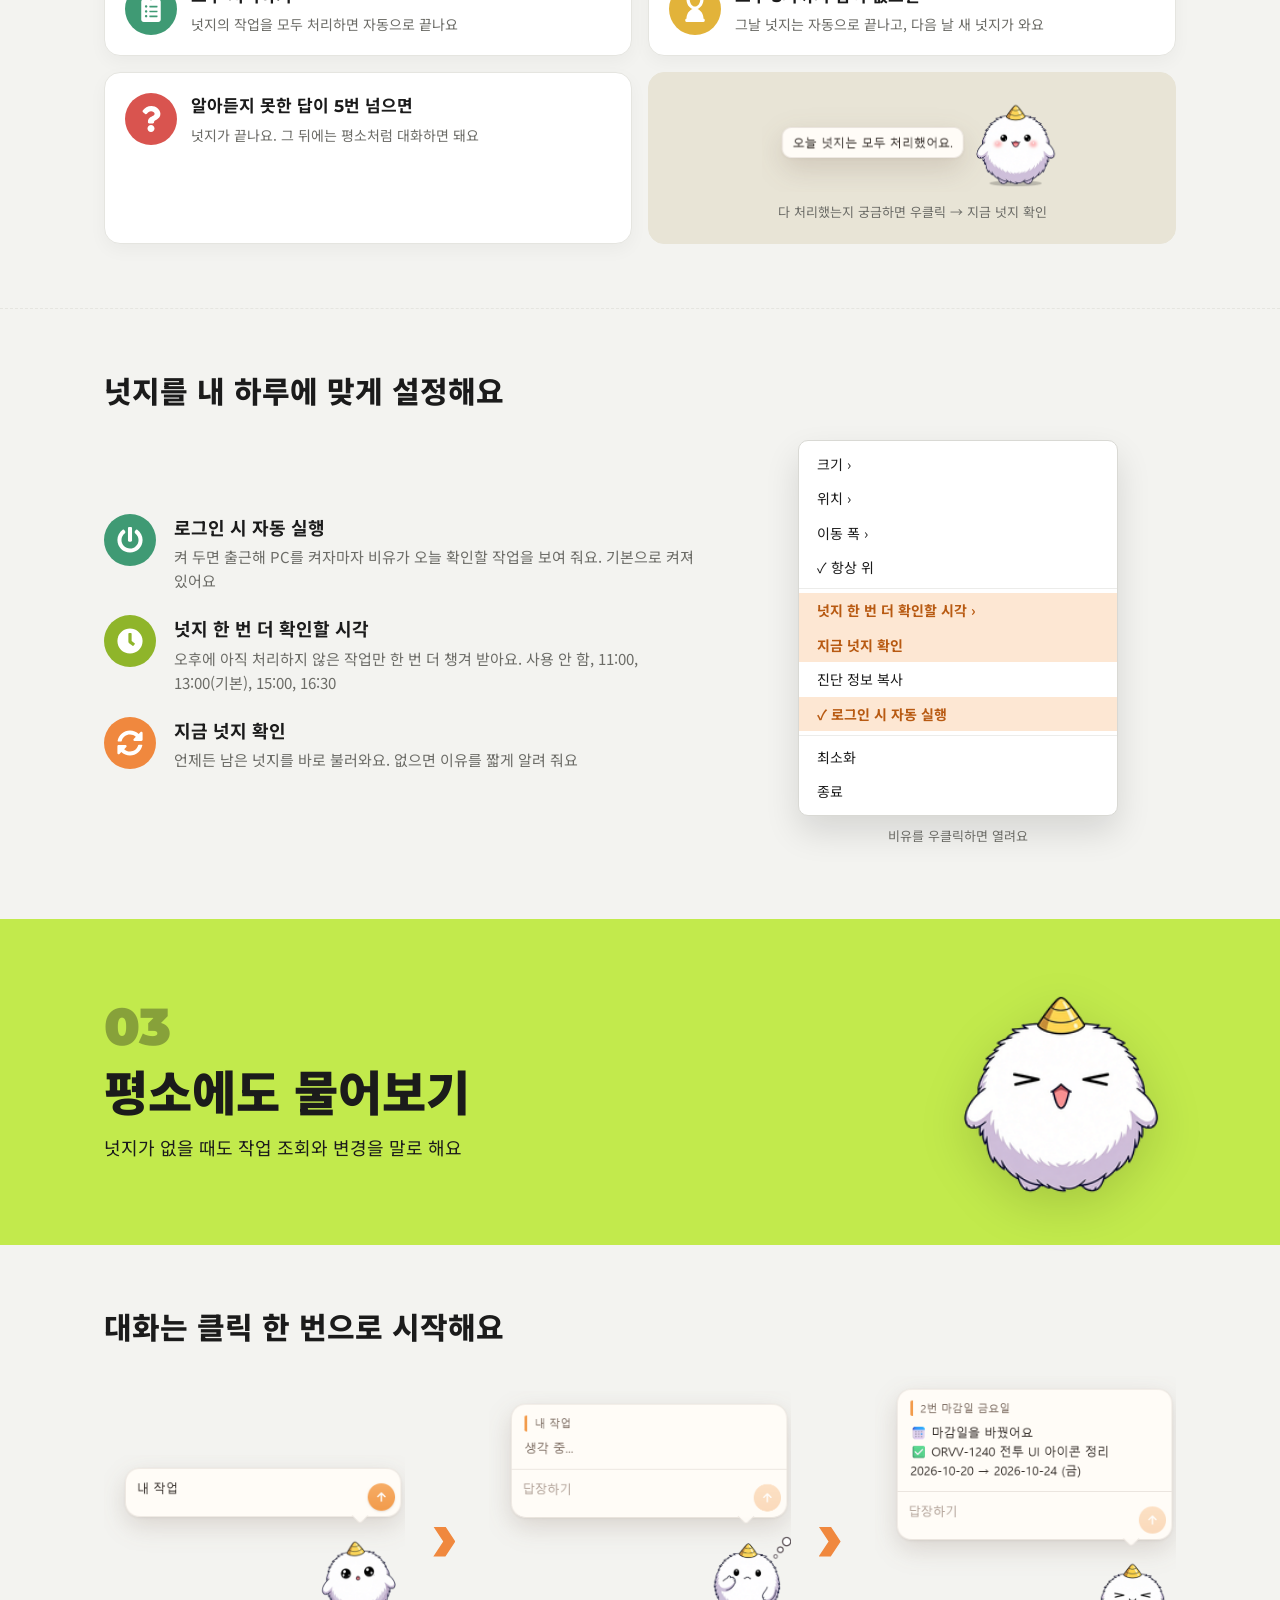
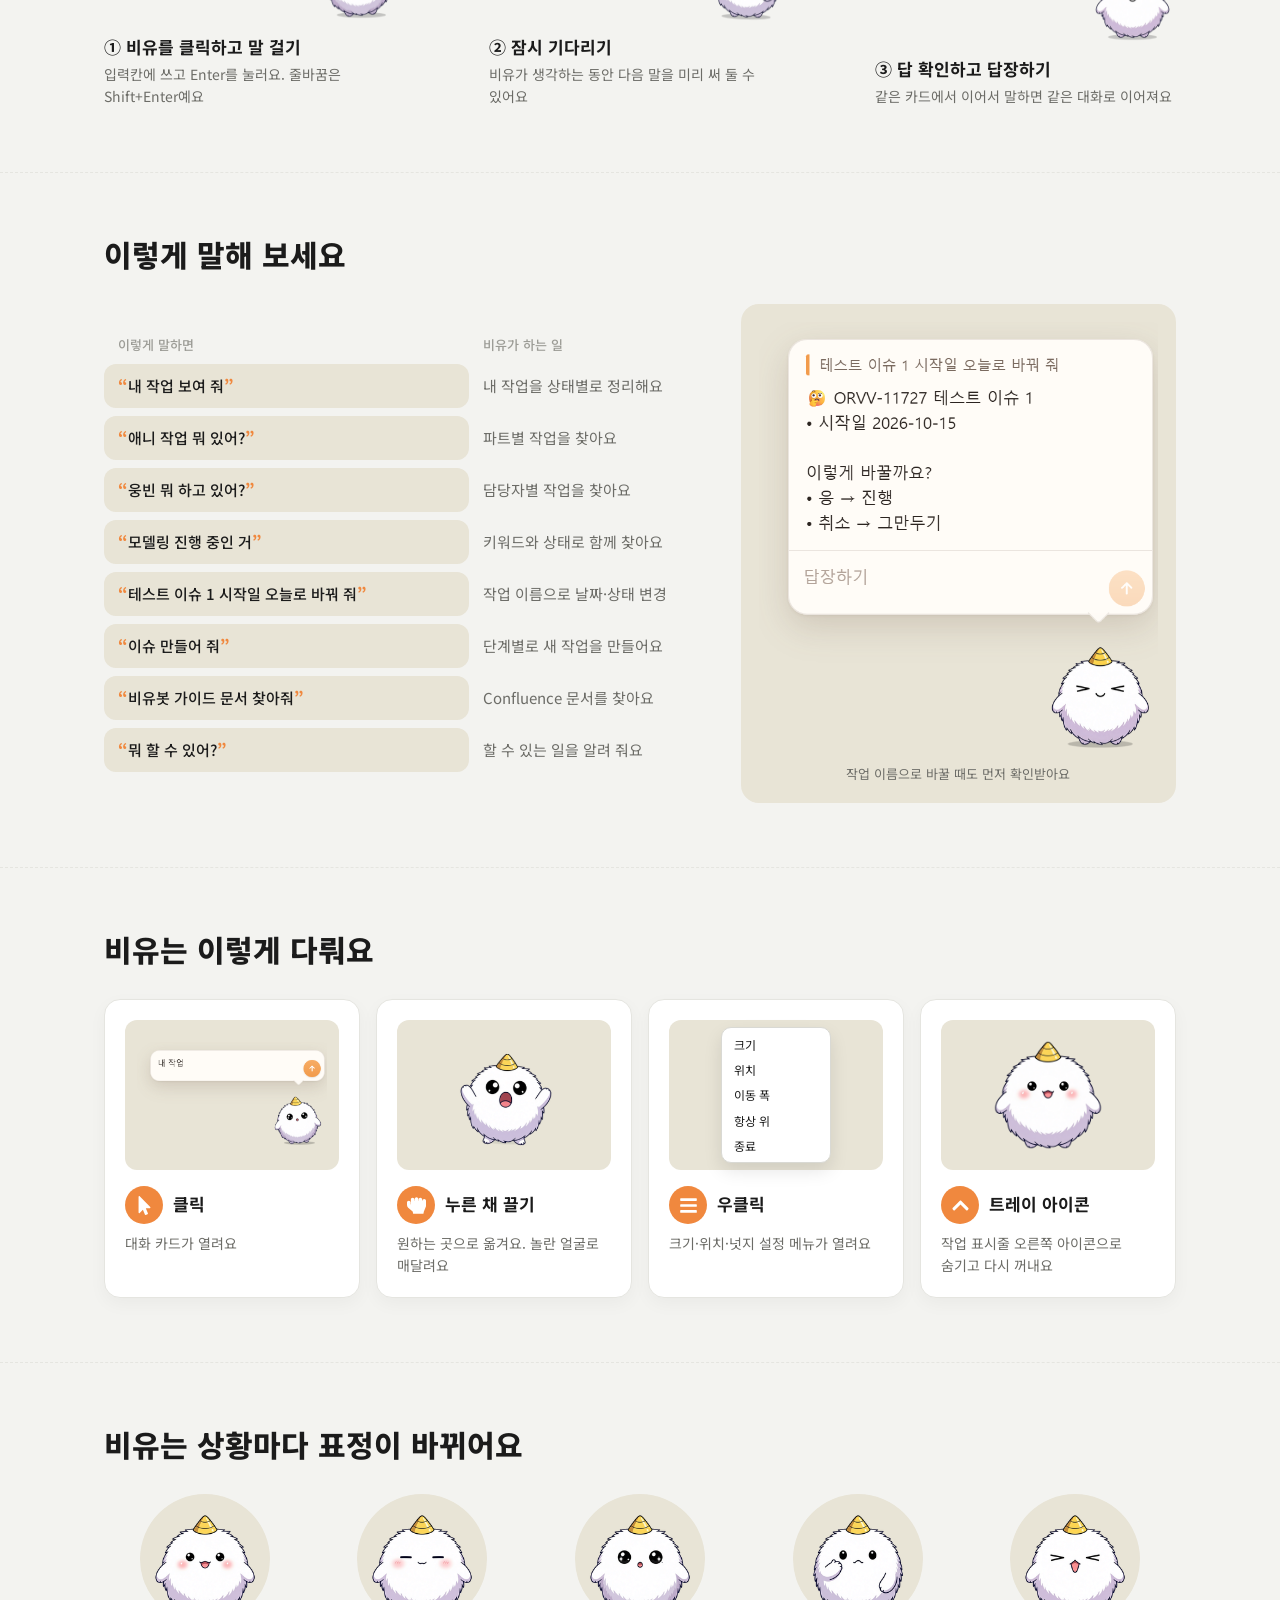
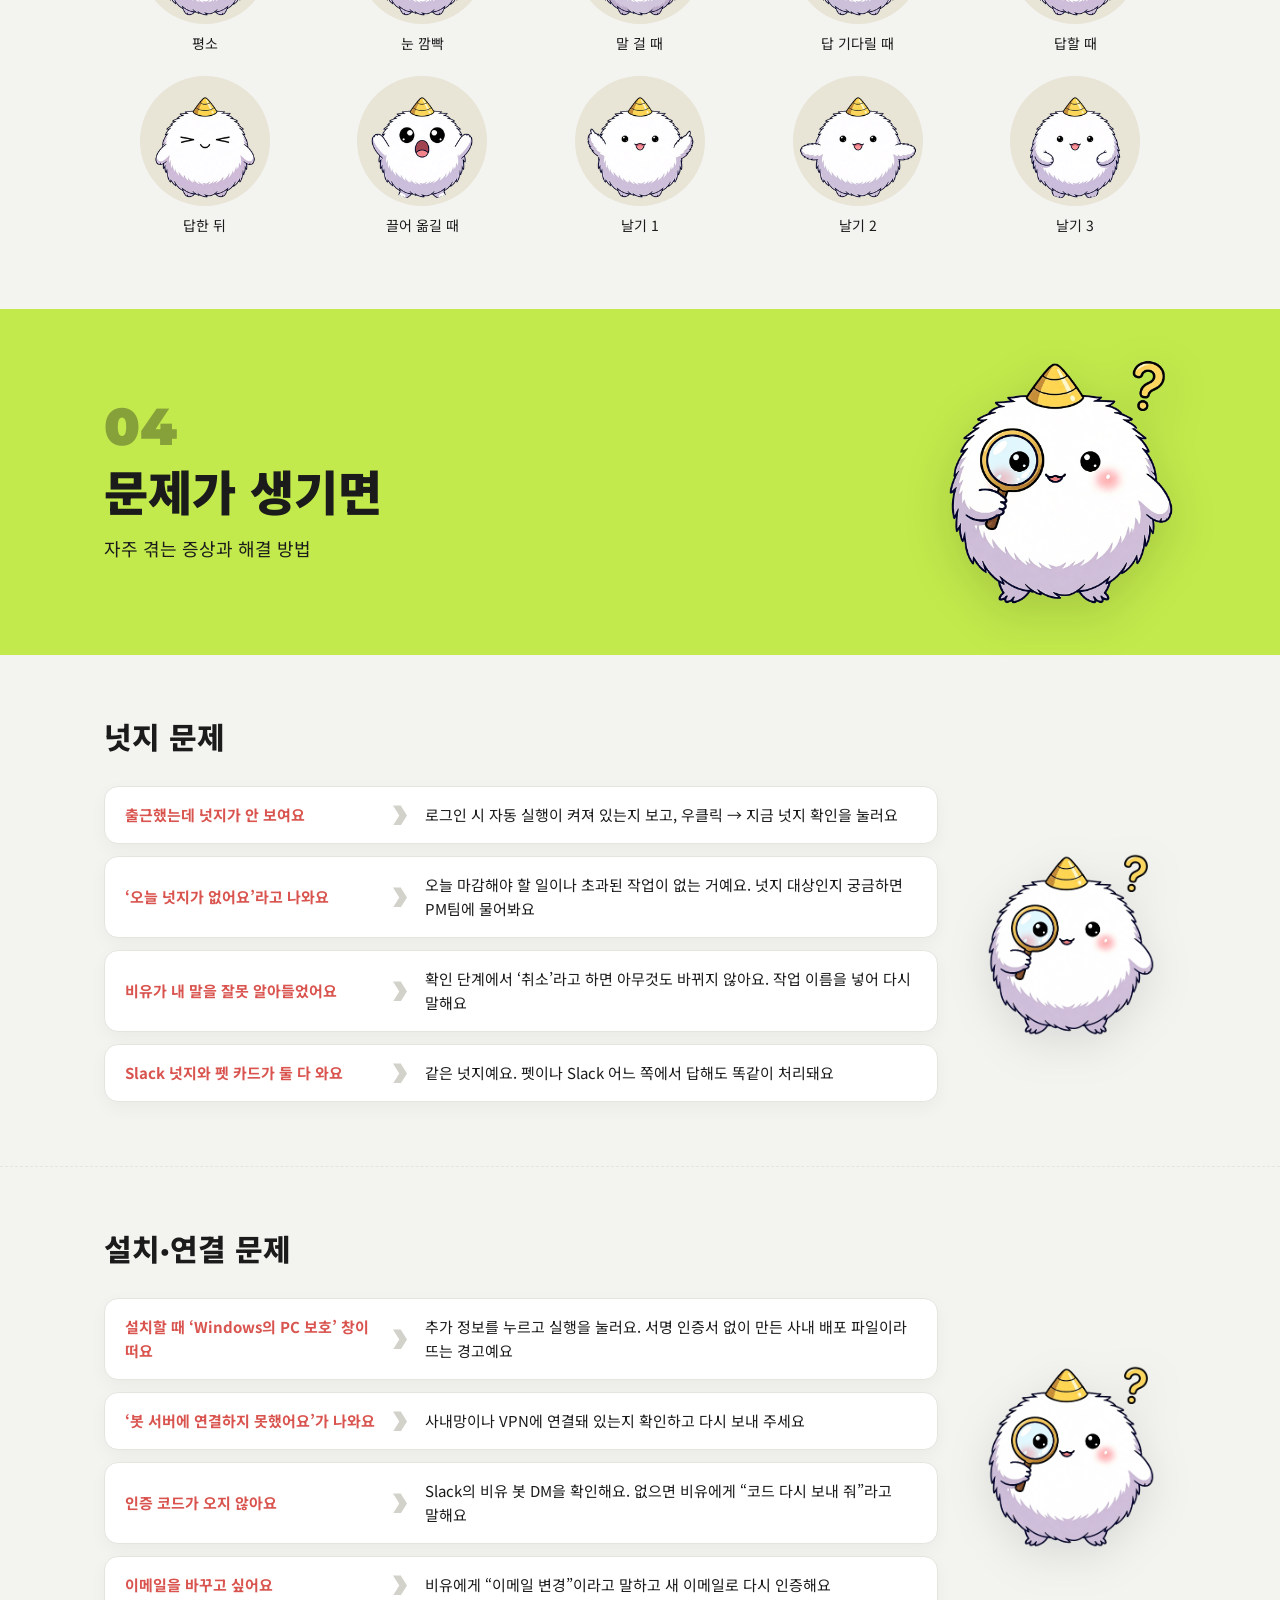
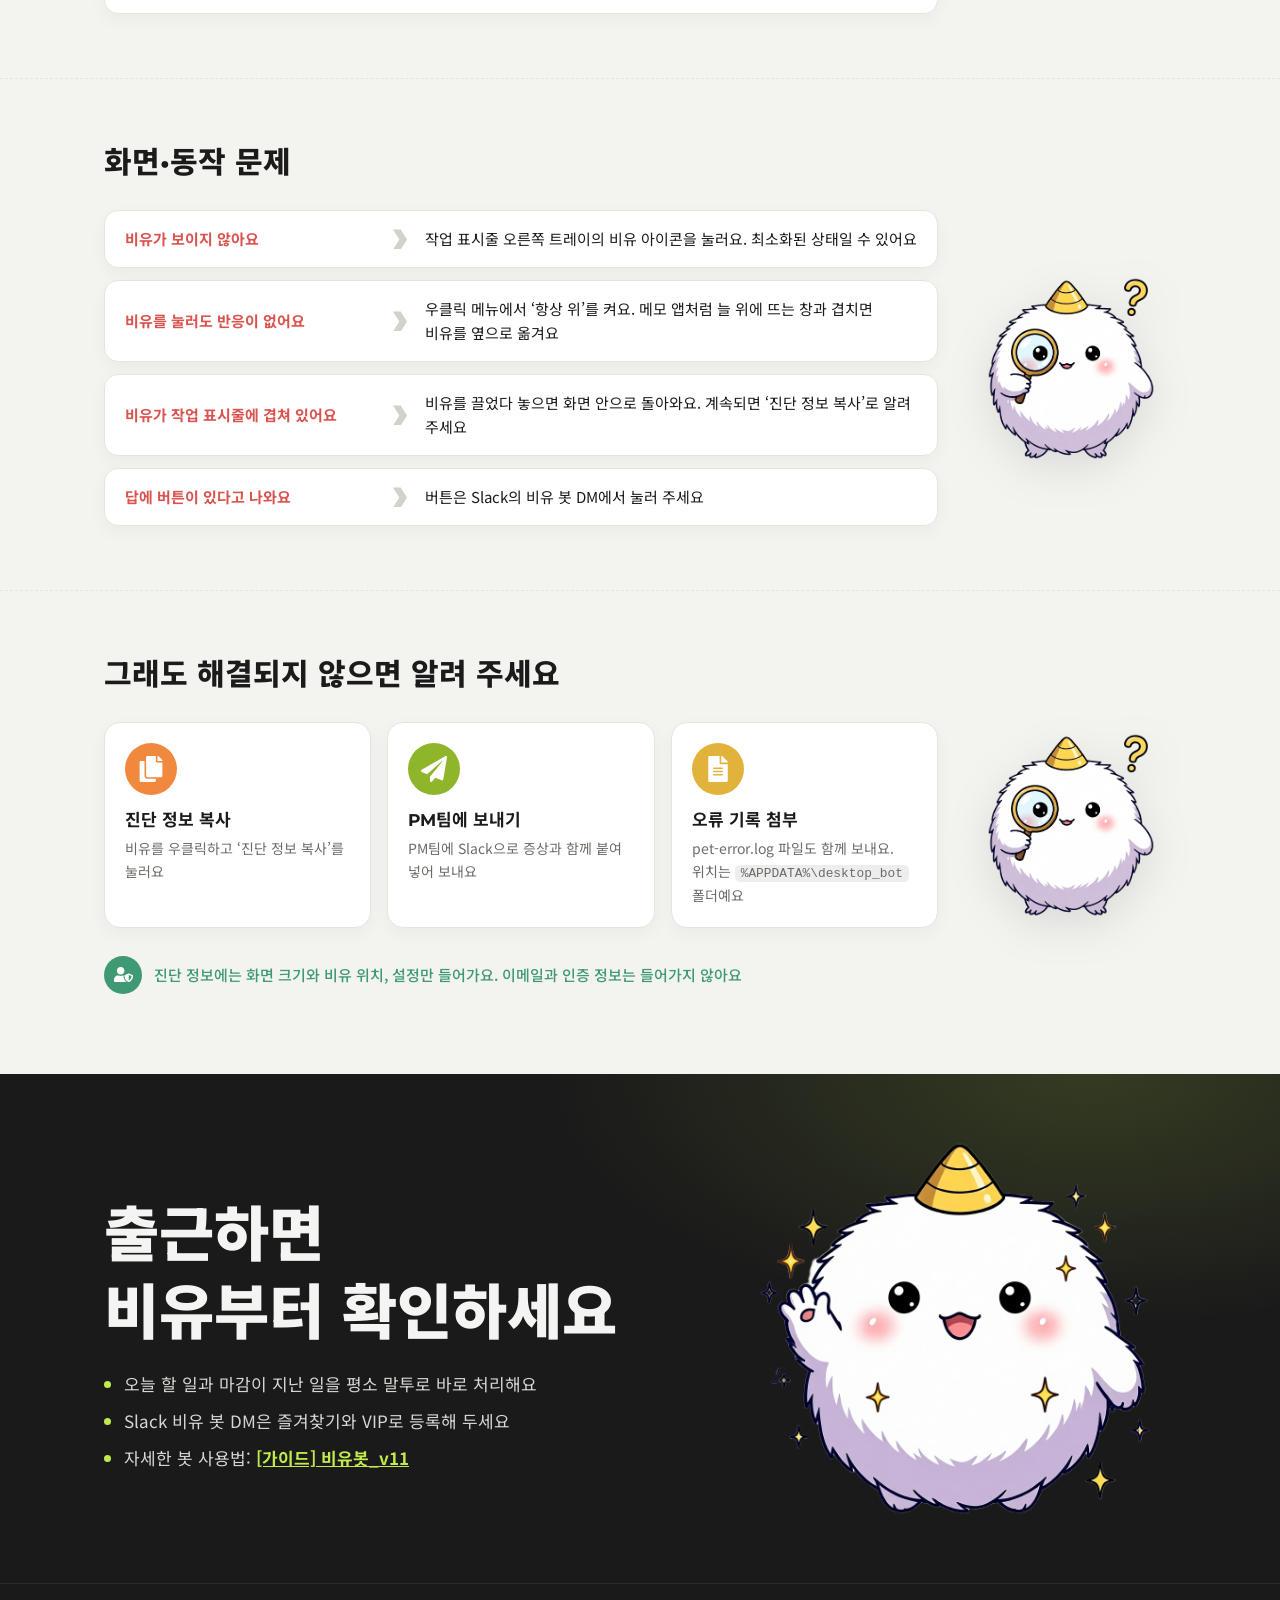
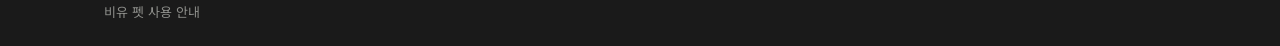
<file: biyoo-guide/index.html>
<!doctype html>
<html lang="ko">
<head>
<meta charset="utf-8">
<meta name="viewport" content="width=device-width, initial-scale=1">
<title data-t="0.1">비유 펫 사용 안내</title>
<meta name="description" content="출근하면 오늘 할 일과 마감이 지난 일을 먼저 알려 주는 데스크톱 펫 비유의 설치와 사용 안내">
<link rel="icon" href="assets/app_icon.png">
<link rel="preconnect" href="https://fonts.googleapis.com">
<link rel="preconnect" href="https://fonts.gstatic.com" crossorigin>
<link href="https://fonts.googleapis.com/css2?family=Montserrat:wght@700;800;900&family=Noto+Sans+KR:wght@400;500;700;900&display=swap" rel="stylesheet">
<link rel="stylesheet" href="styles.css">
</head>
<body>

<nav class="nav">
  <div class="wrap">
    <a class="brand" href="#top"><img src="assets/app_icon.png" alt=""><span data-t="1.1">비유 펫 사용 안내</span></a>
    <div class="nav-links">
      <a href="#intro" data-t="1.2">소개</a>
      <a href="#prepare" data-t="1.3">시작 전 준비</a>
      <a href="#nudge" data-t="1.4">아침 넛지</a>
      <a href="#talk" data-t="1.5">다양한 사용</a>
      <a href="#help" data-t="1.6">문제 해결</a>
    </div>
  </div>
</nav>

<!-- 1. 표지 -->
<header class="cover" id="top">
  <div class="wrap cover-in">
    <div>
      <span class="eyebrow" data-t="2.1">Biyoo Pet Guide</span>
      <h1 data-t="2.2">출근하면<br>비유가 먼저 챙길게요!</h1>
      <p class="lead" data-t="2.3">오늘 할 일과 마감이 초과된 일을 알려 주고, 대화를 통해 바로 처리하도록 돕는 데스크톱 펫, 비유예요</p>
      <p class="cover-meta" data-t="2.4">팀 배포 안내</p>
      <a class="btn-dl" href="https://github.com/gitorvreport/orv-report/releases/download/biyoo-pet/Biyoo-Pet-Setup.exe"><img src="assets/icons/download.svg" alt=""><span data-t="2.5">설치 파일 내려받기</span></a>
    </div>
    <img class="cover-art" src="assets/hero_hello.png" alt="손을 흔드는 비유">
  </div>
</header>

<main id="intro">

<!-- 2. 아침 흐름 -->
<section class="slide">
  <div class="wrap">
    <h2 class="s-title" data-t="3.1">비유 펫이 아침에 중요한 걸 알려줘요</h2>
    <div class="s-body split-r">
      <ol class="flow">
        <li><span class="ic a1"><img src="assets/icons/power.svg" alt=""></span><div><h3 data-t="3.2">출근해서 PC 켜기</h3><p data-t="3.3">비유가 자동으로 켜져 바탕화면에 나타나요</p></div></li>
        <li><span class="ic a2"><img src="assets/icons/bell.svg" alt=""></span><div><h3 data-t="3.4">오늘 확인할 주요 작업 보기</h3><p data-t="3.5">할 일, 오늘 마감, 마감이 지난 일을 대화 카드로 보여 줘요</p></div></li>
        <li><span class="ic a1"><img src="assets/icons/chat.svg" alt=""></span><div><h3 data-t="3.6">자연어로 답하기</h3><p data-t="3.7">“UI 아이콘은 오늘 끝낼게”처럼 말하면 돼요</p></div></li>
        <li><span class="ic a4"><img src="assets/icons/check.svg" alt=""></span><div><h3 data-t="3.8">Jira에 바로 반영</h3><p data-t="3.9">상태와 날짜가 바뀌고, 마감일을 바꾼 사유는 코멘트로 남아요</p></div></li>
      </ol>
      <figure class="panel"><img class="zoom" src="assets/screen_nudge_full.png" alt="아침 넛지 카드 화면"></figure>
    </div>
  </div>
</section>

<!-- 3. 도움 -->
<section class="slide">
  <div class="wrap">
    <h2 class="s-title" data-t="4.1">비유는 이런 일을 할 수 있어요</h2>
    <div class="s-body side-art">
      <div class="cards c3">
        <div class="card"><span class="ic a2"><img src="assets/icons/list.svg" alt=""></span><h3 data-t="4.2">오늘 할 일 알림</h3><p data-t="4.3">아직 시작하지 않은 작업을 출근하자마자 보여 줘요</p></div>
        <div class="card"><span class="ic a5"><img src="assets/icons/alarm.svg" alt=""></span><h3 data-t="4.4">마감 초과 챙기기</h3><p data-t="4.5">마감이 지난 작업을 따로 모아 놓치지 않게 알려요</p></div>
        <div class="card"><span class="ic a1"><img src="assets/icons/chat.svg" alt=""></span><h3 data-t="4.6">말 한마디로 처리</h3><p data-t="4.7">작업 이름으로 편하게 말하면 상태와 날짜가 바뀌어요</p></div>
        <div class="card"><span class="ic a3"><img src="assets/icons/cal.svg" alt=""></span><h3 data-t="4.8">날짜 고치기</h3><p data-t="4.9">시작일·마감일을 ‘금요일’, ‘내일’로 바꿔요</p></div>
        <div class="card"><span class="ic a6"><img src="assets/icons/search.svg" alt=""></span><h3 data-t="4.10">내 작업·검색</h3><p data-t="4.11">내 작업, 파트별·담당자별 작업을 찾아 줘요</p></div>
        <div class="card"><span class="ic a4"><img src="assets/icons/file.svg" alt=""></span><h3 data-t="4.12">문서·새 작업</h3><p data-t="4.13">기획 문서 등을 Confluence에서 찾고 새 Jira 작업을 만들어요</p></div>
      </div>
      <img class="art" src="assets/hero_tasks.png" alt="체크리스트를 든 비유">
    </div>
  </div>
</section>

</main>

<!-- 4. 장: 시작 전 준비 -->
<section class="chapter" id="prepare">
  <div class="wrap chapter-in">
    <div>
      <div class="num" data-t="5.1">01</div>
      <h2 data-t="5.2">시작하기 전에</h2>
      <p data-t="5.3">설치하고, Slack 비유 봇을 즐겨찾기에 등록해요</p>
    </div>
    <img src="assets/listening.png" alt="">
  </div>
</section>

<!-- 5. 설치 -->
<section class="slide">
  <div class="wrap">
    <h2 class="s-title" data-t="6.1">설치는 3단계면 끝나요</h2>
    <div class="s-body cards c3 tall">
      <div class="card">
        <div class="step-head"><span class="n" data-t="6.2">1</span><h3 data-t="6.3">내려받아 실행</h3></div>
        <p data-t="6.4">아래 버튼으로 설치 파일을 내려받아 더블클릭해요. 관리자 권한은 필요 없어요</p>
        <a class="btn-dl sm" href="https://github.com/gitorvreport/orv-report/releases/download/biyoo-pet/Biyoo-Pet-Setup.exe"><img src="assets/icons/download.svg" alt=""><span data-t="6.5">설치 파일 내려받기</span></a>
        <div class="card-art"><img src="assets/app_icon.png" alt="비유 펫 앱 아이콘" style="width:132px"></div>
      </div>
      <div class="card">
        <div class="step-head"><span class="n" data-t="6.6">2</span><h3 data-t="6.7">보안 경고가 뜨면</h3></div>
        <p data-t="6.8">‘Windows의 PC 보호’ 창에서 추가 정보를 누른 뒤 실행을 눌러요</p>
        <div class="card-art">
          <div class="smartscreen">
            <strong data-t="6.9">Windows의 PC 보호</strong>
            <u data-t="6.10">추가 정보</u>
            <div class="ss-btns"><span class="run" data-t="6.11">실행</span><span data-t="6.12">실행 안 함</span></div>
          </div>
        </div>
      </div>
      <div class="card">
        <div class="step-head"><span class="n" data-t="6.13">3</span><h3 data-t="6.14">비유 등장</h3></div>
        <p data-t="6.15">바탕화면 오른쪽 아래에 비유가 나타나요. 다음부터는 PC에 로그인하면 자동으로 켜져요</p>
        <div class="card-art"><img src="assets/screen_idle.png" alt="바탕화면의 비유" style="width:140px"></div>
      </div>
    </div>
  </div>
</section>

<!-- 6. Slack 필수 설정 -->
<section class="slide">
  <div class="wrap">
    <h2 class="s-title" data-t="7.1">Slack에서 비유 봇을 꼭 즐겨찾기 해 주세요</h2>
    <div class="s-body split-r">
      <div>
        <ol class="flow plain">
          <li><span class="ic a1"><img src="assets/icons/envelope.svg" alt=""></span><div><h3 data-t="7.2">비유 봇 DM 열기</h3><p data-t="7.3">Slack에서 비유 봇과의 다이렉트 메시지를 열어요</p></div></li>
          <li><span class="ic a3"><img src="assets/icons/star.svg" alt=""></span><div><h3 data-t="7.4">⭐ 즐겨찾기 등록</h3><p data-t="7.5">DM을 즐겨찾기에 추가하면 넛지와 답장을 언제든 바로 열 수 있어요</p></div></li>
          <li><span class="ic a2"><img src="assets/icons/crown.svg" alt=""></span><div><h3 data-t="7.6">VIP 등록</h3><p data-t="7.7">비유 봇을 VIP로 등록해 알림을 놓치지 않게 해요</p></div></li>
        </ol>
        <div class="note" data-t="7.8">비유 펫과 Slack 비유 봇 DM은 같은 대화예요. 펫을 꺼 둔 날에도 Slack에서 넛지를 이어서 처리할 수 있어요</div>
      </div>
      <div class="slack" aria-label="Slack 사이드바 예시">
        <div class="ws" data-t="7.9">Offbeat</div>
        <div class="grp" data-t="7.10">▾ ⭐ 즐겨찾기</div>
        <div class="fav"><img src="assets/idle.png" alt="">비유<span class="vip" data-t="7.11">VIP</span></div>
        <div class="grp" data-t="7.12">▾ 채널</div>
        <div class="item" data-t="7.13">#&nbsp; orv-공지</div>
        <div class="item" data-t="7.14">#&nbsp; orv-개발</div>
        <div class="grp" data-t="7.15">▾ 다이렉트 메시지</div>
        <div class="item" data-t="7.16">●&nbsp; 홍길동</div>
      </div>
    </div>
  </div>
</section>

<!-- 7. 본인 확인 -->
<section class="slide">
  <div class="wrap">
    <h2 class="s-title" data-t="8.1">처음 한 번은 Slack으로 본인 확인을 해요</h2>
    <div class="s-body steps">
      <figure class="step"><img class="zoom" src="assets/screen_auth_email.png" alt="이메일 입력 화면"><figcaption><h3 data-t="8.2">① 회사 이메일 입력</h3><p data-t="8.3">비유를 누르고 말을 걸면 이메일을 물어봐요</p></figcaption></figure>
      <span class="chev" aria-hidden="true"></span>
      <figure class="step"><img class="zoom" src="assets/screen_auth_code.png" alt="코드 입력 화면"><figcaption><h3 data-t="8.4">② Slack DM 코드 입력</h3><p data-t="8.5">Slack 비유 봇 DM으로 온 6자리 코드를 입력해요</p></figcaption></figure>
      <span class="chev" aria-hidden="true"></span>
      <figure class="step"><img class="zoom" src="assets/screen_auth_done.png" alt="연결 완료 화면"><figcaption><h3 data-t="8.6">③ 연결 완료</h3><p data-t="8.7">이제 넛지와 대화를 펫에서 바로 해요</p></figcaption></figure>
    </div>
    <p class="safe"><span class="ic a4 sm"><img src="assets/icons/lock.svg" alt=""></span>Slack DM 코드로 확인하기 때문에 이메일만 알아서는 다른 사람인 척할 수 없어요</p>
  </div>
</section>

<!-- 8. 장: 아침 넛지 -->
<section class="chapter" id="nudge">
  <div class="wrap chapter-in">
    <div>
      <div class="num" data-t="9.1">02</div>
      <h2 data-t="9.2">아침 넛지</h2>
      <p data-t="9.3">마감이 다가오거나 지났는데 끝나지 않은 일을 비유가 먼저 알려요</p>
    </div>
    <img src="assets/hero_tasks.png" alt="">
  </div>
</section>

<!-- 9. 넛지란 -->
<section class="slide">
  <div class="wrap">
    <h2 class="s-title" data-t="10.1">넛지가 뭔가요?</h2>
    <div class="s-body side-art">
      <div>
        <div class="define">
          <span class="ic a1"><img src="assets/icons/bell.svg" alt=""></span>
          <div><h3 data-t="10.2">넛지</h3><p data-t="10.3">마감이 임박하거나 이미 지났는데 아직 완료되지 않은 내 일감을 비유가 알려 주는 알림이에요</p></div>
        </div>
        <div class="cards c3">
          <div class="card"><span class="ic a2"><img src="assets/icons/hourglass.svg" alt=""></span><h3 data-t="10.4">마감 임박</h3><p data-t="10.5">오늘이나 곧 마감인데 아직 완료되지 않은 일감이에요</p></div>
          <div class="card"><span class="ic a5"><img src="assets/icons/alarm.svg" alt=""></span><h3 data-t="10.6">마감 초과</h3><p data-t="10.7">마감일이 지났는데 아직 완료되지 않은 일감이에요</p></div>
          <div class="card"><span class="ic a3"><img src="assets/icons/check.svg" alt=""></span><h3 data-t="10.8">완료하면 빠져요</h3><p data-t="10.9">완료로 바꾼 일감은 넛지에 다시 나오지 않아요</p></div>
        </div>
      </div>
      <img class="art" src="assets/hero_tasks.png" alt="체크리스트를 든 비유">
    </div>
  </div>
</section>

<!-- 10. 넛지 카드 읽기 -->
<section class="slide">
  <div class="wrap">
    <h2 class="s-title" data-t="11.1">출근하면 오늘 확인할 작업을 보여 줘요</h2>
    <div class="s-body split-l">
      <figure class="panel"><img class="zoom" src="assets/screen_nudge_full.png" alt="넛지 카드 전체 화면"></figure>
      <ol class="flow plain">
        <li><span class="ic a1"><img src="assets/icons/list.svg" alt=""></span><div><h3 data-t="11.2">할 일</h3><p data-t="11.3">아직 시작하지 않은 작업이에요. 오늘 시작할 작업을 골라요</p></div></li>
        <li><span class="ic a2"><img src="assets/icons/fire.svg" alt=""></span><div><h3 data-t="11.4">🔥 오늘 마감</h3><p data-t="11.5">오늘까지 끝내야 하는 작업에 붙는 표시예요</p></div></li>
        <li><span class="ic a5"><img src="assets/icons/alarm.svg" alt=""></span><div><h3 data-t="11.6">마감 초과</h3><p data-t="11.7">마감일이 지난 작업이에요. 끝냈다면 완료로, 아니면 새 마감일을 정해요</p></div></li>
        <li><span class="ic a4"><img src="assets/icons/chat.svg" alt=""></span><div><h3 data-t="11.8">편하게 답하기</h3><p data-t="11.9">대화로 답장하면 돼요. Slack 비유 봇 DM에 답한 것과 같아요</p></div></li>
      </ol>
    </div>
  </div>
</section>

<!-- 11. 평소 말투로 답하기 -->
<section class="slide">
  <div class="wrap">
    <h2 class="s-title" data-t="12.1">평소 말투로 답하면 비유가 알아들어요</h2>
    <div class="s-body split-r">
      <table class="say">
        <thead><tr><th data-t="12.2">이렇게 말하면</th><th data-t="12.3">비유가 하는 일</th></tr></thead>
        <tbody>
          <tr><td data-t="12.4">UI 아이콘은 오늘 시작해서 금요일까지 할게</td><td data-t="12.5">진행 중 + 마감일 설정</td></tr>
          <tr><td data-t="12.6">전투복 모델링 끝났어</td><td data-t="12.7">완료 처리 (작업은 검수 요청으로)</td></tr>
          <tr><td data-t="12.8">텍스처 보완은 다음 주 금요일로 미뤄 줘</td><td data-t="12.9">마감일 변경, 사유를 물어봐요</td></tr>
          <tr><td data-t="12.10">전투복은 8일 정도 걸릴 것 같아</td><td data-t="12.11">8영업일 뒤로 마감일 계산</td></tr>
          <tr><td data-t="12.12">1번 완료, 2번 내일까지</td><td data-t="12.13">번호로 말해도 돼요</td></tr>
          <tr><td data-t="12.14">확인</td><td data-t="12.15">바꿀 것 없이 확인만 했다고 남겨요</td></tr>
          <tr><td data-t="12.16">종료</td><td data-t="12.17">오늘 넛지를 마쳐요</td></tr>
        </tbody>
      </table>
      <figure class="panel"><img class="zoom" src="assets/screen_nudge_progress.png" alt="넛지 진행 화면"><figcaption data-t="12.18">처리하면 남은 작업을 차례로 물어봐요</figcaption></figure>
    </div>
  </div>
</section>

<!-- 12. 계획 확인 -->
<section class="slide">
  <div class="wrap">
    <h2 class="s-title" data-t="13.1">여러 작업을 한 번에 말하면 먼저 확인받아요</h2>
    <div class="s-body split-l">
      <figure class="panel"><img class="zoom" src="assets/screen_nl_plan.png" alt="변경 계획 확인 화면"></figure>
      <div>
        <p class="lead-in" data-t="13.2">작업 이름으로 말하거나 여러 작업을 한 문장에 담으면, 비유가 바꿀 내용을 먼저 보여 주고 확인을 받아요</p>
        <div class="replies">
          <div><span class="pill a4" data-t="13.3">응</span>보여 준 대로 진행해요</div>
          <div><span class="pill a1" data-t="13.4">2번 빼줘</span>그 작업만 빼고 다시 확인받아요</div>
          <div><span class="pill a5" data-t="13.5">취소</span>아무것도 바꾸지 않아요</div>
          <div><span class="pill a6" data-t="13.6">다른 말</span>새 요청으로 다시 이해해요</div>
        </div>
        <div class="note" data-t="13.7">확인은 5분 동안 기다려요. 지난 날짜나 마감일보다 늦은 시작일은 실행 전에 걸러 줘요</div>
      </div>
    </div>
  </div>
</section>

<!-- 13. 마감일 사유 -->
<section class="slide">
  <div class="wrap">
    <h2 class="s-title" data-t="14.1">마감일을 바꿀 땐 사유를 함께 남겨요</h2>
    <div class="s-body due">
      <figure><img class="zoom" src="assets/screen_due_reason_ask.png" alt="사유를 묻는 화면"><figcaption data-t="14.2">① 비유가 사유를 물어봐요</figcaption></figure>
      <span class="chev" aria-hidden="true"></span>
      <figure><img class="zoom" src="assets/screen_due_reason_done.png" alt="마감일 변경 완료 화면"><figcaption data-t="14.3">② 사유를 쓰면 바뀌고 Jira에 남아요</figcaption></figure>
      <ul class="dots">
        <li data-t="14.4">사유를 입력해야 마감일이 실제로 바뀌어요</li>
        <li data-t="14.5">사유는 Jira 코멘트로 자동 기록돼요</li>
        <li data-t="14.6">‘취소’라고 하면 기존 마감일을 그대로 둬요</li>
        <li data-t="14.7">주말·공휴일은 다음 영업일로 맞춰요</li>
      </ul>
    </div>
  </div>
</section>

<!-- 14. 넛지 마무리 -->
<section class="slide">
  <div class="wrap">
    <h2 class="s-title" data-t="15.1">넛지는 이렇게 마무리돼요</h2>
    <div class="s-body">
      <div class="cards c2 ends">
        <div class="card row-card"><span class="ic a1"><img src="assets/icons/stop.svg" alt=""></span><div><h3 data-t="15.2">종료라고 말하기</h3><p data-t="15.3">‘종료’, ‘끝’이라고 하면 남은 항목이 있어도 바로 마쳐요</p></div></div>
        <div class="card row-card"><span class="ic a6"><img src="assets/icons/check.svg" alt=""></span><div><h3 data-t="15.4">확인이라고 말하기</h3><p data-t="15.5">바꿀 것이 없으면 ‘확인’이라고 해요. 남은 항목을 그대로 두고 처리한 것으로 표시해 넛지가 끝나요. ‘1번 확인’은 그 항목만 처리해요</p></div></div>
        <div class="card row-card"><span class="ic a4"><img src="assets/icons/list.svg" alt=""></span><div><h3 data-t="15.6">모두 처리하기</h3><p data-t="15.7">넛지의 작업을 모두 처리하면 자동으로 끝나요</p></div></div>
        <div class="card row-card"><span class="ic a3"><img src="assets/icons/hourglass.svg" alt=""></span><div><h3 data-t="15.8">오후 5시까지 답이 없으면</h3><p data-t="15.9">그날 넛지는 자동으로 끝나고, 다음 날 새 넛지가 와요</p></div></div>
        <div class="card row-card"><span class="ic a5"><img src="assets/icons/question.svg" alt=""></span><div><h3 data-t="15.10">알아듣지 못한 답이 5번 넘으면</h3><p data-t="15.11">넛지가 끝나요. 그 뒤에는 평소처럼 대화하면 돼요</p></div></div>
        <figure class="card end-notice"><img src="assets/screen_notice_done.png" alt="오늘 넛지를 모두 처리했다는 알림"><figcaption data-t="15.12">다 처리했는지 궁금하면 우클릭 → 지금 넛지 확인</figcaption></figure>
      </div>
    </div>
  </div>
</section>

<!-- 15. 넛지 설정 -->
<section class="slide">
  <div class="wrap">
    <h2 class="s-title" data-t="16.1">넛지를 내 하루에 맞게 설정해요</h2>
    <div class="s-body split-r">
      <ol class="flow plain">
        <li><span class="ic a4"><img src="assets/icons/power.svg" alt=""></span><div><h3 data-t="16.2">로그인 시 자동 실행</h3><p data-t="16.3">켜 두면 출근해 PC를 켜자마자 비유가 오늘 확인할 작업을 보여 줘요. 기본으로 켜져 있어요</p></div></li>
        <li><span class="ic a2"><img src="assets/icons/clock.svg" alt=""></span><div><h3 data-t="16.4">넛지 한 번 더 확인할 시각</h3><p data-t="16.5">오후에 아직 처리하지 않은 작업만 한 번 더 챙겨 받아요. 사용 안 함, 11:00, 13:00(기본), 15:00, 16:30</p></div></li>
        <li><span class="ic a1"><img src="assets/icons/sync.svg" alt=""></span><div><h3 data-t="16.6">지금 넛지 확인</h3><p data-t="16.7">언제든 남은 넛지를 바로 불러와요. 없으면 이유를 짧게 알려 줘요</p></div></li>
      </ol>
      <figure>
        <div class="menu" aria-label="비유 우클릭 메뉴">
          <div data-t="16.8">크기 ›</div><div data-t="16.9">위치 ›</div><div data-t="16.10">이동 폭 ›</div><div data-t="16.11">✓ 항상 위</div><hr>
          <div class="hl" data-t="16.12">넛지 한 번 더 확인할 시각 ›</div><div class="hl" data-t="16.13">지금 넛지 확인</div><div data-t="16.14">진단 정보 복사</div><div class="hl" data-t="16.15">✓ 로그인 시 자동 실행</div><hr>
          <div data-t="16.16">최소화</div><div data-t="16.17">종료</div>
        </div>
        <figcaption class="cap" data-t="16.18">비유를 우클릭하면 열려요</figcaption>
      </figure>
    </div>
  </div>
</section>

<!-- 16. 장: 평소 대화 -->
<section class="chapter" id="talk">
  <div class="wrap chapter-in">
    <div>
      <div class="num" data-t="17.1">03</div>
      <h2 data-t="17.2">평소에도 물어보기</h2>
      <p data-t="17.3">넛지가 없을 때도 작업 조회와 변경을 말로 해요</p>
    </div>
    <img src="assets/talk_open.png" alt="">
  </div>
</section>

<!-- 17. 대화 시작 -->
<section class="slide">
  <div class="wrap">
    <h2 class="s-title" data-t="18.1">대화는 클릭 한 번으로 시작해요</h2>
    <div class="s-body steps bottom">
      <figure class="step"><img class="zoom" src="assets/screen_composing.png" alt="입력칸 화면"><figcaption><h3 data-t="18.2">① 비유를 클릭하고 말 걸기</h3><p data-t="18.3">입력칸에 쓰고 Enter를 눌러요. 줄바꿈은 Shift+Enter예요</p></figcaption></figure>
      <span class="chev" aria-hidden="true"></span>
      <figure class="step"><img class="zoom" src="assets/screen_waiting.png" alt="답을 기다리는 화면"><figcaption><h3 data-t="18.4">② 잠시 기다리기</h3><p data-t="18.5">비유가 생각하는 동안 다음 말을 미리 써 둘 수 있어요</p></figcaption></figure>
      <span class="chev" aria-hidden="true"></span>
      <figure class="step"><img class="zoom" src="assets/screen_replied_update.png" alt="답이 온 화면"><figcaption><h3 data-t="18.6">③ 답 확인하고 답장하기</h3><p data-t="18.7">같은 카드에서 이어서 말하면 같은 대화로 이어져요</p></figcaption></figure>
    </div>
  </div>
</section>

<!-- 18. 이렇게 말해 보세요 -->
<section class="slide">
  <div class="wrap">
    <h2 class="s-title" data-t="19.1">이렇게 말해 보세요</h2>
    <div class="s-body split-r">
      <table class="say">
        <thead><tr><th data-t="19.2">이렇게 말하면</th><th data-t="19.3">비유가 하는 일</th></tr></thead>
        <tbody>
          <tr><td data-t="19.4">내 작업 보여 줘</td><td data-t="19.5">내 작업을 상태별로 정리해요</td></tr>
          <tr><td data-t="19.6">애니 작업 뭐 있어?</td><td data-t="19.7">파트별 작업을 찾아요</td></tr>
          <tr><td data-t="19.8">웅빈 뭐 하고 있어?</td><td data-t="19.9">담당자별 작업을 찾아요</td></tr>
          <tr><td data-t="19.10">모델링 진행 중인 거</td><td data-t="19.11">키워드와 상태로 함께 찾아요</td></tr>
          <tr><td data-t="19.12">테스트 이슈 1 시작일 오늘로 바꿔 줘</td><td data-t="19.13">작업 이름으로 날짜·상태 변경</td></tr>
          <tr><td data-t="19.14">이슈 만들어 줘</td><td data-t="19.15">단계별로 새 작업을 만들어요</td></tr>
          <tr><td data-t="19.16">비유봇 가이드 문서 찾아줘</td><td data-t="19.17">Confluence 문서를 찾아요</td></tr>
          <tr><td data-t="19.18">뭐 할 수 있어?</td><td data-t="19.19">할 수 있는 일을 알려 줘요</td></tr>
        </tbody>
      </table>
      <figure class="panel"><img class="zoom" src="assets/screen_title_change.png" alt="작업 이름으로 날짜를 바꾸는 화면"><figcaption data-t="19.20">작업 이름으로 바꿀 때도 먼저 확인받아요</figcaption></figure>
    </div>
  </div>
</section>

<!-- 19. 다루기 -->
<section class="slide">
  <div class="wrap">
    <h2 class="s-title" data-t="20.1">비유는 이렇게 다뤄요</h2>
    <div class="s-body cards c4">
      <div class="card handle"><div class="thumb"><img src="assets/screen_composing.png" alt=""></div><div class="h-head"><span class="ic a1 sm"><img src="assets/icons/mouse.svg" alt=""></span><h3 data-t="20.2">클릭</h3></div><p data-t="20.3">대화 카드가 열려요</p></div>
      <div class="card handle"><div class="thumb"><img src="assets/screen_dragging.png" alt="" class="tall"></div><div class="h-head"><span class="ic a1 sm"><img src="assets/icons/hand.svg" alt=""></span><h3 data-t="20.4">누른 채 끌기</h3></div><p data-t="20.5">원하는 곳으로 옮겨요. 놀란 얼굴로 매달려요</p></div>
      <div class="card handle"><div class="thumb"><div class="menu mini"><div data-t="20.6">크기</div><div data-t="20.7">위치</div><div data-t="20.8">이동 폭</div><div data-t="20.9">항상 위</div><div data-t="20.10">종료</div></div></div><div class="h-head"><span class="ic a1 sm"><img src="assets/icons/bars.svg" alt=""></span><h3 data-t="20.11">우클릭</h3></div><p data-t="20.12">크기·위치·넛지 설정 메뉴가 열려요</p></div>
      <div class="card handle"><div class="thumb"><img src="assets/app_icon.png" alt="" class="tall"></div><div class="h-head"><span class="ic a1 sm"><img src="assets/icons/tray.svg" alt=""></span><h3 data-t="20.13">트레이 아이콘</h3></div><p data-t="20.14">작업 표시줄 오른쪽 아이콘으로 숨기고 다시 꺼내요</p></div>
    </div>
  </div>
</section>

<!-- 20. 표정 -->
<section class="slide">
  <div class="wrap">
    <h2 class="s-title" data-t="21.1">비유는 상황마다 표정이 바뀌어요</h2>
    <div class="s-body faces">
      <figure><img src="assets/idle.png" alt=""><figcaption data-t="21.2">평소</figcaption></figure>
      <figure><img src="assets/blink.png" alt=""><figcaption data-t="21.3">눈 깜빡</figcaption></figure>
      <figure><img src="assets/listening.png" alt=""><figcaption data-t="21.4">말 걸 때</figcaption></figure>
      <figure><img src="assets/thinking.png" alt=""><figcaption data-t="21.5">답 기다릴 때</figcaption></figure>
      <figure><img src="assets/talk_open.png" alt=""><figcaption data-t="21.6">답할 때</figcaption></figure>
      <figure><img src="assets/talk_closed.png" alt=""><figcaption data-t="21.7">답한 뒤</figcaption></figure>
      <figure><img src="assets/surprised.png" alt=""><figcaption data-t="21.8">끌어 옮길 때</figcaption></figure>
      <figure><img src="assets/fly_up.png" alt=""><figcaption data-t="21.9">날기 1</figcaption></figure>
      <figure><img src="assets/fly_mid.png" alt=""><figcaption data-t="21.10">날기 2</figcaption></figure>
      <figure><img src="assets/fly_down.png" alt=""><figcaption data-t="21.11">날기 3</figcaption></figure>
    </div>
  </div>
</section>

<!-- 21. 장: 문제 해결 -->
<section class="chapter" id="help">
  <div class="wrap chapter-in">
    <div>
      <div class="num" data-t="22.1">04</div>
      <h2 data-t="22.2">문제가 생기면</h2>
      <p data-t="22.3">자주 겪는 증상과 해결 방법</p>
    </div>
    <img src="assets/hero_help.png" alt="">
  </div>
</section>

<!-- 22~24. 자주 겪는 문제 -->
<section class="slide">
  <div class="wrap">
    <h2 class="s-title" data-t="23.1">넛지 문제</h2>
    <div class="s-body side-art">
      <div class="faq">
        <div class="qa"><b data-t="23.2">출근했는데 넛지가 안 보여요</b><span class="chev sm" aria-hidden="true"></span><p data-t="23.3">로그인 시 자동 실행이 켜져 있는지 보고, 우클릭 → 지금 넛지 확인을 눌러요</p></div>
        <div class="qa"><b data-t="23.4">‘오늘 넛지가 없어요’라고 나와요</b><span class="chev sm" aria-hidden="true"></span><p data-t="23.5">오늘 마감해야 할 일이나 초과된 작업이 없는 거예요. 넛지 대상인지 궁금하면 PM팀에 물어봐요</p></div>
        <div class="qa"><b data-t="23.6">비유가 내 말을 잘못 알아들었어요</b><span class="chev sm" aria-hidden="true"></span><p data-t="23.7">확인 단계에서 ‘취소’라고 하면 아무것도 바뀌지 않아요. 작업 이름을 넣어 다시 말해요</p></div>
        <div class="qa"><b data-t="23.8">Slack 넛지와 펫 카드가 둘 다 와요</b><span class="chev sm" aria-hidden="true"></span><p data-t="23.9">같은 넛지예요. 펫이나 Slack 어느 쪽에서 답해도 똑같이 처리돼요</p></div>
      </div>
      <img class="art sm" src="assets/hero_help.png" alt="">
    </div>
  </div>
</section>

<section class="slide">
  <div class="wrap">
    <h2 class="s-title" data-t="24.1">설치·연결 문제</h2>
    <div class="s-body side-art">
      <div class="faq">
        <div class="qa"><b data-t="24.2">설치할 때 ‘Windows의 PC 보호’ 창이 떠요</b><span class="chev sm" aria-hidden="true"></span><p data-t="24.3">추가 정보를 누르고 실행을 눌러요. 서명 인증서 없이 만든 사내 배포 파일이라 뜨는 경고예요</p></div>
        <div class="qa"><b data-t="24.4">‘봇 서버에 연결하지 못했어요’가 나와요</b><span class="chev sm" aria-hidden="true"></span><p data-t="24.5">사내망이나 VPN에 연결돼 있는지 확인하고 다시 보내 주세요</p></div>
        <div class="qa"><b data-t="24.6">인증 코드가 오지 않아요</b><span class="chev sm" aria-hidden="true"></span><p data-t="24.7">Slack의 비유 봇 DM을 확인해요. 없으면 비유에게 “코드 다시 보내 줘”라고 말해요</p></div>
        <div class="qa"><b data-t="24.8">이메일을 바꾸고 싶어요</b><span class="chev sm" aria-hidden="true"></span><p data-t="24.9">비유에게 “이메일 변경”이라고 말하고 새 이메일로 다시 인증해요</p></div>
      </div>
      <img class="art sm" src="assets/hero_help.png" alt="">
    </div>
  </div>
</section>

<section class="slide">
  <div class="wrap">
    <h2 class="s-title" data-t="25.1">화면·동작 문제</h2>
    <div class="s-body side-art">
      <div class="faq">
        <div class="qa"><b data-t="25.2">비유가 보이지 않아요</b><span class="chev sm" aria-hidden="true"></span><p data-t="25.3">작업 표시줄 오른쪽 트레이의 비유 아이콘을 눌러요. 최소화된 상태일 수 있어요</p></div>
        <div class="qa"><b data-t="25.4">비유를 눌러도 반응이 없어요</b><span class="chev sm" aria-hidden="true"></span><p data-t="25.5">우클릭 메뉴에서 ‘항상 위’를 켜요. 메모 앱처럼 늘 위에 뜨는 창과 겹치면 비유를 옆으로 옮겨요</p></div>
        <div class="qa"><b data-t="25.6">비유가 작업 표시줄에 겹쳐 있어요</b><span class="chev sm" aria-hidden="true"></span><p data-t="25.7">비유를 끌었다 놓으면 화면 안으로 돌아와요. 계속되면 ‘진단 정보 복사’로 알려 주세요</p></div>
        <div class="qa"><b data-t="25.8">답에 버튼이 있다고 나와요</b><span class="chev sm" aria-hidden="true"></span><p data-t="25.9">버튼은 Slack의 비유 봇 DM에서 눌러 주세요</p></div>
      </div>
      <img class="art sm" src="assets/hero_help.png" alt="">
    </div>
  </div>
</section>

<!-- 25. 그래도 안 되면 -->
<section class="slide">
  <div class="wrap">
    <h2 class="s-title" data-t="26.1">그래도 해결되지 않으면 알려 주세요</h2>
    <div class="s-body side-art">
      <div class="cards c3">
        <div class="card"><span class="ic a1"><img src="assets/icons/copy.svg" alt=""></span><h3 data-t="26.2">진단 정보 복사</h3><p data-t="26.3">비유를 우클릭하고 ‘진단 정보 복사’를 눌러요</p></div>
        <div class="card"><span class="ic a2"><img src="assets/icons/send.svg" alt=""></span><h3 data-t="26.4">PM팀에 보내기</h3><p data-t="26.5">PM팀에 Slack으로 증상과 함께 붙여 넣어 보내요</p></div>
        <div class="card"><span class="ic a3"><img src="assets/icons/file.svg" alt=""></span><h3 data-t="26.6">오류 기록 첨부</h3><p data-t="26.7">pet-error.log 파일도 함께 보내요. 위치는 <code>%APPDATA%\desktop_bot</code> 폴더예요</p></div>
      </div>
      <img class="art sm" src="assets/hero_help.png" alt="">
    </div>
    <p class="safe"><span class="ic a4 sm"><img src="assets/icons/lock.svg" alt=""></span>진단 정보에는 화면 크기와 비유 위치, 설정만 들어가요. 이메일과 인증 정보는 들어가지 않아요</p>
  </div>
</section>

<!-- 26. 마무리 -->
<section class="cover closing">
  <div class="wrap cover-in">
    <div>
      <h2 data-t="27.1">출근하면<br>비유부터 확인하세요</h2>
      <ul>
        <li data-t="27.2">오늘 할 일과 마감이 지난 일을 평소 말투로 바로 처리해요</li>
        <li data-t="27.3">Slack 비유 봇 DM은 즐겨찾기와 VIP로 등록해 두세요</li>
        <li><span data-t="27.4">자세한 봇 사용법:</span> <a href="https://offbeatplay.atlassian.net/wiki/spaces/ProjectORV/pages/347701335/_v11" target="_blank" rel="noopener" data-t="27.5">[가이드] 비유봇_v11</a></li>
      </ul>
    </div>
    <img class="cover-art" src="assets/hero_hello.png" alt="손을 흔드는 비유">
  </div>
</section>

<footer><div class="wrap" data-t="28.1">비유 펫 사용 안내</div></footer>

<div class="lightbox" id="lightbox" role="dialog" aria-modal="true" aria-label="화면 크게 보기">
  <button type="button" aria-label="닫기">×</button>
  <img alt="">
</div>

<script>
(() => {
  // 화면 캡처를 누르면 크게 보여 준다
  const box = document.getElementById("lightbox");
  const big = box.querySelector("img");
  const close = () => box.classList.remove("is-open");
  document.querySelectorAll("img.zoom").forEach((img) => {
    img.addEventListener("click", () => {
      big.src = img.src;
      big.alt = img.alt;
      box.classList.add("is-open");
    });
  });
  box.addEventListener("click", (e) => { if (e.target !== big) close(); });
  document.addEventListener("keydown", (e) => { if (e.key === "Escape") close(); });

  // 지금 보고 있는 장을 상단 메뉴에 표시한다
  const links = [...document.querySelectorAll(".nav-links a")];
  const targets = links.map((a) => document.querySelector(a.getAttribute("href")));
  const mark = () => {
    const y = window.scrollY + 120;
    let idx = 0;
    targets.forEach((t, i) => { if (t && t.offsetTop <= y) idx = i; });
    links.forEach((a, i) => a.classList.toggle("is-active", i === idx));
  };
  window.addEventListener("scroll", mark, { passive: true });
  mark();
})();
</script>
</body>
</html>
</file>
<file: biyoo-guide/styles.css>
/* 색과 글꼴은 quarterly-report/themes/orv.json 을 따른다. 배치는 PPT 장표 구성을 그대로 옮긴다. */
:root {
  --bg: #f3f3f0;
  --panel: #ffffff;
  --panel2: #f6f6f3;
  --line: #e5e5e0;
  --txt: #1b1b1b;
  --muted: #6c6c67;
  --dim: #9c9c96;
  --lime: #c2ea4c;
  --lime-ink: #1b1b1b;
  --soft: #e8e4d6;
  --dark: #1a1a1a;
  --dark-ink: #f4f5f3;
  --nav-bg: rgba(255, 255, 255, .85);
  /* PPT accent1~6 자리에 ORV 계열 색을 둔다 */
  --a1: #f0883e;
  --a2: #8fb52a;
  --a3: #e2b33a;
  --a4: #3f9a74;
  --a5: #d9544f;
  --a6: #4a86c5;
  --font-display: 'Montserrat', 'Noto Sans KR', sans-serif;
  --font-body: 'Noto Sans KR', sans-serif;
  --wrap: 1120px;
}

* { box-sizing: border-box; }
html { scroll-behavior: smooth; scroll-padding-top: 70px; }
body {
  margin: 0; background: var(--bg); color: var(--txt);
  font-family: var(--font-body); font-size: 16px; line-height: 1.6;
  word-break: keep-all; overflow-wrap: break-word; -webkit-font-smoothing: antialiased;
}
img { max-width: 100%; height: auto; display: block; }
a { color: inherit; }
h1, h2, h3 { font-family: var(--font-display); margin: 0; line-height: 1.3; }
p { margin: 0; }
figure { margin: 0; }
code { font-family: ui-monospace, Consolas, monospace; font-size: .92em; background: rgba(127, 127, 127, .14); padding: 1px 6px; border-radius: 5px; word-break: break-all; }
.wrap { max-width: var(--wrap); margin: 0 auto; padding: 0 24px; }

/* 상단 메뉴 */
.nav { position: sticky; top: 0; z-index: 20; background: var(--nav-bg); backdrop-filter: saturate(1.4) blur(10px); -webkit-backdrop-filter: saturate(1.4) blur(10px); border-bottom: 1px solid var(--line); }
.nav .wrap { display: flex; align-items: center; gap: 20px; height: 58px; }
.brand { display: flex; align-items: center; gap: 10px; font-weight: 800; text-decoration: none; white-space: nowrap; }
.brand img { width: 30px; height: 30px; }
.nav-links { display: flex; gap: 4px; overflow-x: auto; scrollbar-width: none; margin-left: auto; }
.nav-links::-webkit-scrollbar { display: none; }
.nav-links a { text-decoration: none; font-size: 14px; color: var(--muted); padding: 6px 12px; border-radius: 999px; white-space: nowrap; }
.nav-links a:hover { color: var(--txt); background: var(--panel2); }
.nav-links a.is-active { color: var(--lime-ink); background: var(--lime); font-weight: 700; }

/* 표지와 마무리: PPT COVER 장 */
.cover { background: radial-gradient(900px 420px at 85% 0%, rgba(194, 234, 76, .16), transparent 60%), var(--dark); color: var(--dark-ink); }
.cover-in { display: grid; grid-template-columns: 1.15fr .85fr; gap: 32px; align-items: center; padding-top: 64px; padding-bottom: 64px; }
.eyebrow { display: inline-block; font-size: 12px; letter-spacing: .28em; text-transform: uppercase; background: var(--lime); color: var(--lime-ink); border-radius: 999px; padding: 6px 14px; font-weight: 700; }
.cover h1, .cover h2 { font-size: clamp(34px, 5.6vw, 60px); font-weight: 900; margin: 20px 0 18px; }
.cover .lead { font-size: 18px; color: #cfd0cc; max-width: 520px; }
.cover-meta { margin-top: 28px; font-size: 14px; color: var(--lime); }
.cover-art { width: min(100%, 400px); margin: 0 auto; }
.closing ul { margin: 0; padding-left: 20px; color: #d6d7d3; font-size: 17px; }
.closing li { margin-bottom: 10px; }
.closing li::marker { color: var(--lime); }
.closing a { color: var(--lime); font-weight: 700; }

/* 장 구분: PPT SECTION 장 */
.chapter { background: var(--lime); color: var(--lime-ink); margin-top: 72px; }
.chapter-in { display: grid; grid-template-columns: 1fr auto; gap: 24px; align-items: center; padding-top: 48px; padding-bottom: 48px; }
.chapter .num { font-family: var(--font-display); font-size: 52px; font-weight: 900; line-height: 1; color: rgba(27, 27, 27, .35); }
.chapter h2 { font-size: clamp(30px, 4.6vw, 48px); font-weight: 900; margin: 10px 0 8px; }
.chapter p { font-size: 18px; max-width: 560px; }
.chapter img { width: 230px; filter: drop-shadow(0 14px 24px rgba(0, 0, 0, .14)); }

/* 일반 장: PPT CONTENT 장 */
.slide { padding-top: 64px; }
.slide + .slide { border-top: 1px dashed var(--line); margin-top: 64px; }
.s-title { font-size: clamp(22px, 3vw, 30px); font-weight: 800; margin-bottom: 28px; }
.s-body { display: grid; gap: 28px; align-items: center; }
.split-r { grid-template-columns: 1.4fr 1fr; }
.split-l { grid-template-columns: 1fr 1.4fr; }
.side-art { grid-template-columns: 1fr 210px; }
.side-art.wide-art { grid-template-columns: 1fr 300px; }
.art { width: 100%; filter: drop-shadow(0 12px 22px rgba(0, 0, 0, .1)); }
.art.sm { max-width: 170px; margin: 0 auto; }
.art-fig img { width: 100%; }
.art-fig figcaption, .cap { margin-top: 10px; font-size: 13px; color: var(--muted); text-align: center; }

/* 원형 아이콘 */
.ic { width: 52px; height: 52px; border-radius: 50%; display: inline-flex; align-items: center; justify-content: center; flex: none; }
.ic img { width: 50%; height: 50%; }
.ic.sm { width: 38px; height: 38px; }
.a1 { background: var(--a1); }
.a2 { background: var(--a2); }
.a3 { background: var(--a3); }
.a4 { background: var(--a4); }
.a5 { background: var(--a5); }
.a6 { background: var(--a6); }

/* 아이콘 + 제목 + 설명 목록 */
.flow { list-style: none; margin: 0; padding: 0; display: flex; flex-direction: column; gap: 22px; position: relative; }
.flow li { display: flex; gap: 18px; align-items: flex-start; position: relative; }
.flow:not(.plain) li:not(:last-child)::after { content: ""; position: absolute; left: 25px; top: 60px; height: calc(100% - 46px); border-left: 2px dashed #cfcfc8; }
.flow h3 { font-size: 18px; margin: 4px 0 4px; }
.flow p { color: var(--muted); font-size: 15px; }

/* 카드 */
.cards { display: grid; gap: 16px; }
.cards.c2 { grid-template-columns: repeat(2, 1fr); }
.cards.c3 { grid-template-columns: repeat(3, 1fr); }
.cards.c4 { grid-template-columns: repeat(4, 1fr); }
.card { background: var(--panel); border: 1px solid var(--line); border-radius: 16px; padding: 20px; box-shadow: 0 6px 18px rgba(0, 0, 0, .04); }
.card h3 { font-size: 17px; margin: 14px 0 6px; }
.card p { color: var(--muted); font-size: 14px; }
.row-card { display: flex; gap: 14px; align-items: flex-start; }
.row-card h3 { margin-top: 2px; }

/* 화면 캡처 패널 */
.panel { background: var(--soft); border-radius: 18px; padding: 18px; display: flex; flex-direction: column; align-items: center; gap: 10px; }
.panel img { max-height: 520px; width: auto; }
.panel figcaption { font-size: 13px; color: var(--muted); text-align: center; }
img.zoom { cursor: zoom-in; }

/* 단계 그림 */
.steps { grid-template-columns: 1fr 28px 1fr 28px 1fr; align-items: start; }
.steps.bottom { align-items: end; }
.step img { width: 100%; }
.step figcaption { margin-top: 14px; }
.step h3 { font-size: 17px; margin-bottom: 4px; }
.step p { color: var(--muted); font-size: 14px; }
.steps .chev { align-self: center; }
.chev { display: block; width: 22px; height: 30px; background: var(--a1); clip-path: polygon(0 0, 55% 0, 100% 50%, 55% 100%, 0 100%, 45% 50%); }
.chev.sm { width: 14px; height: 20px; background: #d2d2cb; }
.safe { display: flex; align-items: center; gap: 12px; margin-top: 28px; color: var(--a4); font-size: 15px; font-weight: 500; }

/* 설치 장 */
.tall .card { display: flex; flex-direction: column; }
.step-head { display: flex; align-items: center; gap: 12px; }
.step-head h3 { margin: 0; }
.step-head .n { width: 40px; height: 40px; border-radius: 50%; background: var(--a1); color: #fff; font-family: var(--font-display); font-weight: 900; font-size: 18px; display: inline-flex; align-items: center; justify-content: center; flex: none; }
.tall .card > p { margin-top: 12px; }
.card-art { margin-top: auto; padding-top: 18px; display: flex; justify-content: center; min-height: 170px; align-items: center; }
.smartscreen { width: 100%; max-width: 230px; background: #1f5fa8; color: #fff; padding: 14px 16px; font-size: 14px; display: flex; flex-direction: column; gap: 8px; }
.smartscreen u { font-size: 13px; }
.ss-btns { display: flex; gap: 8px; justify-content: flex-end; margin-top: 16px; font-size: 13px; }
.ss-btns span { border: 1px solid #fff; padding: 4px 12px; }
.ss-btns .run { background: #fff; color: #1f5fa8; font-weight: 700; }

/* Slack 사이드바 모형 */
.slack { background: #3f0e40; color: #fff; border-radius: 16px; padding: 18px 14px; font-size: 15px; box-shadow: 0 16px 34px rgba(63, 14, 64, .22); }
.slack .ws { font-weight: 800; font-size: 17px; padding: 0 8px 12px; border-bottom: 1px solid #5b2c5c; margin-bottom: 10px; }
.slack .grp { color: #e8dce8; font-weight: 700; padding: 7px 8px; }
.slack .item { color: #bfa9c0; padding: 6px 12px; }
.slack .fav { display: flex; align-items: center; gap: 10px; background: #1164a3; border-radius: 8px; padding: 6px 10px; font-weight: 700; }
.slack .fav img { width: 30px; height: 30px; }
.slack .vip { margin-left: auto; background: var(--a3); color: #3f0e40; font-size: 11px; font-weight: 800; padding: 2px 10px; border-radius: 999px; }

.note { margin-top: 20px; padding: 14px 18px; border-left: 4px solid var(--lime); background: var(--soft); border-radius: 10px; font-size: 14px; }

/* 넛지 정의 */
.define { display: flex; gap: 16px; align-items: center; background: var(--soft); border-radius: 16px; padding: 18px 20px; margin-bottom: 18px; }
.define h3 { color: var(--a1); font-size: 18px; margin-bottom: 2px; }

/* 말 예시 표 */
.say { width: 100%; border-collapse: separate; border-spacing: 0 8px; }
.say th { text-align: left; font-size: 13px; color: var(--dim); font-weight: 500; padding: 0 14px; }
.say td { padding: 10px 14px; font-size: 15px; vertical-align: middle; }
.say td:first-child { background: var(--soft); border-radius: 12px; font-weight: 500; width: 60%; }
.say td:first-child::before { content: "“"; color: var(--a1); font-weight: 900; }
.say td:first-child::after { content: "”"; color: var(--a1); font-weight: 900; }
.say td:last-child { color: var(--muted); }

/* 확인 답변 */
.lead-in { font-size: 16px; margin-bottom: 20px; }
.replies { display: flex; flex-direction: column; gap: 12px; }
.replies div { display: flex; align-items: center; gap: 14px; font-size: 15px; }
.pill { min-width: 100px; text-align: center; color: #fff; font-weight: 700; padding: 8px 14px; border-radius: 999px; }

/* 마감일 사유 */
.due { grid-template-columns: 1fr 28px 1fr 1fr; align-items: center; }
.due figure img { width: 100%; max-width: 300px; margin: 0 auto; }
.due figcaption { margin-top: 12px; font-weight: 700; text-align: center; font-size: 15px; }
ul.dots { margin: 0; padding-left: 20px; font-size: 15px; }
ul.dots li { margin-bottom: 12px; }
ul.dots li::marker { color: var(--a1); }

/* 우클릭 메뉴 모형 */
.menu { background: #fff; border: 1px solid #d9d9d4; border-radius: 10px; padding: 6px 0; box-shadow: 0 16px 34px rgba(0, 0, 0, .12); font-size: 14px; max-width: 320px; margin: 0 auto; }
.menu div { padding: 6px 18px; }
.menu hr { border: 0; border-top: 1px solid #ececea; margin: 4px 0; }
.menu .hl { background: #fde7d3; color: #b85a12; font-weight: 700; }
.menu.mini { font-size: 12px; width: 110px; padding: 4px 0; box-shadow: 0 8px 18px rgba(0, 0, 0, .1); }
.menu.mini div { padding: 3px 12px; }

/* 다루기 */
.handle .thumb { background: var(--soft); border-radius: 12px; height: 150px; display: flex; align-items: center; justify-content: center; padding: 12px; }
.handle .thumb img { max-height: 100%; width: auto; }
.handle .thumb img.tall { height: 110px; }
.h-head { display: flex; align-items: center; gap: 10px; margin: 16px 0 8px; }
.h-head h3 { margin: 0; }

/* 표정 */
.faces { grid-template-columns: repeat(5, 1fr); gap: 22px 16px; }
.faces figure { text-align: center; }
.faces img { width: 100%; max-width: 130px; margin: 0 auto; background: var(--soft); border-radius: 50%; padding: 6px; }
.faces figcaption { font-size: 14px; color: var(--txt); margin-top: 8px; }

/* 자주 겪는 문제 */
.faq { display: flex; flex-direction: column; gap: 12px; }
.qa { display: grid; grid-template-columns: 250px 14px 1fr; gap: 18px; align-items: center; background: var(--panel); border: 1px solid var(--line); border-radius: 14px; padding: 16px 20px; box-shadow: 0 6px 18px rgba(0, 0, 0, .04); }
.qa b { color: var(--a5); font-size: 15px; }
.qa p { font-size: 15px; }

footer { background: var(--dark); color: #8d8e8a; font-size: 13px; border-top: 1px solid #2b2b2b; }
footer .wrap { padding-top: 18px; padding-bottom: 24px; }

/* 크게 보기 */
.lightbox { position: fixed; inset: 0; z-index: 50; background: rgba(10, 10, 12, .72); display: none; align-items: center; justify-content: center; padding: 24px; }
.lightbox.is-open { display: flex; }
.lightbox img { max-width: 92vw; max-height: 88vh; width: auto; border-radius: 12px; }
.lightbox button { position: absolute; top: 16px; right: 16px; width: 44px; height: 44px; border-radius: 10px; border: 1px solid rgba(255, 255, 255, .25); background: rgba(10, 10, 12, .66); color: #fff; font-size: 22px; cursor: pointer; }

@media (max-width: 900px) {
  .cover-in, .split-r, .split-l, .side-art, .side-art.wide-art { grid-template-columns: 1fr; }
  .cover-art { width: 240px; order: -1; }
  .side-art .art, .art-fig { max-width: 200px; margin: 0 auto; }
  .cards.c3, .cards.c4 { grid-template-columns: repeat(2, 1fr); }
  .due { grid-template-columns: 1fr 28px 1fr; }
  .due ul { grid-column: 1 / -1; }
  .qa { grid-template-columns: 1fr; gap: 6px; }
  .qa .chev { display: none; }
  .chapter img { width: 150px; }
}
@media (max-width: 600px) {
  .wrap { padding-left: 16px; padding-right: 16px; }
  .cover-in { padding-top: 36px; padding-bottom: 44px; }
  .chapter-in { padding-top: 32px; padding-bottom: 36px; }
  .brand span { display: none; }
  .cards.c2, .cards.c3, .cards.c4 { grid-template-columns: 1fr; }
  .steps, .due { grid-template-columns: 1fr; }
  .steps .chev, .due .chev { transform: rotate(90deg); justify-self: center; }
  .faces { grid-template-columns: repeat(3, 1fr); }
  .chapter-in { grid-template-columns: 1fr; }
  .chapter img { width: 120px; order: -1; }
  .say, .say tbody, .say tr, .say td { display: block; }
  .say thead { display: none; }
  .say tr { margin-bottom: 12px; }
  .say td:first-child { width: auto; }
  .say td:last-child { padding: 6px 6px 0; font-size: 14px; }
  .panel img { max-height: 440px; }
}

/* 그림 높이가 달라도 설명 줄을 맞춘다 */
.s-body.cards, .cards { align-items: stretch; }
.steps, .steps.bottom { align-items: stretch; }
.step, .due figure { display: flex; flex-direction: column; justify-content: flex-end; }
.due { align-items: stretch; }
.due ul.dots { align-self: center; }
.steps .chev, .due .chev { align-self: center; }
.closing { margin-top: 80px; }

/* 설치 파일 내려받기 */
.btn-dl { display: inline-flex; align-items: center; gap: 10px; margin-top: 22px; padding: 12px 22px; border-radius: 999px; background: var(--lime); color: var(--lime-ink); font-weight: 800; text-decoration: none; }
.btn-dl img { width: 18px; height: 18px; filter: invert(1); }
.btn-dl:hover { filter: brightness(.95); }
.btn-dl.sm { margin-top: 14px; padding: 9px 16px; font-size: 14px; background: var(--a1); color: #fff; align-self: flex-start; }
.btn-dl.sm img { filter: none; }
.cover-meta + .btn-dl { margin-top: 18px; }

/* 넛지 마무리: 다섯 가지 + 알림 그림 */
.ends .end-notice { display: flex; flex-direction: column; align-items: center; justify-content: center; gap: 10px; background: var(--soft); border-color: var(--soft); box-shadow: none; }
.ends .end-notice img { max-width: 300px; width: 100%; }
.ends .end-notice figcaption { font-size: 13px; color: var(--muted); text-align: center; }
@media (max-width: 600px) { .cards.ends { grid-template-columns: 1fr; } }
</file>
